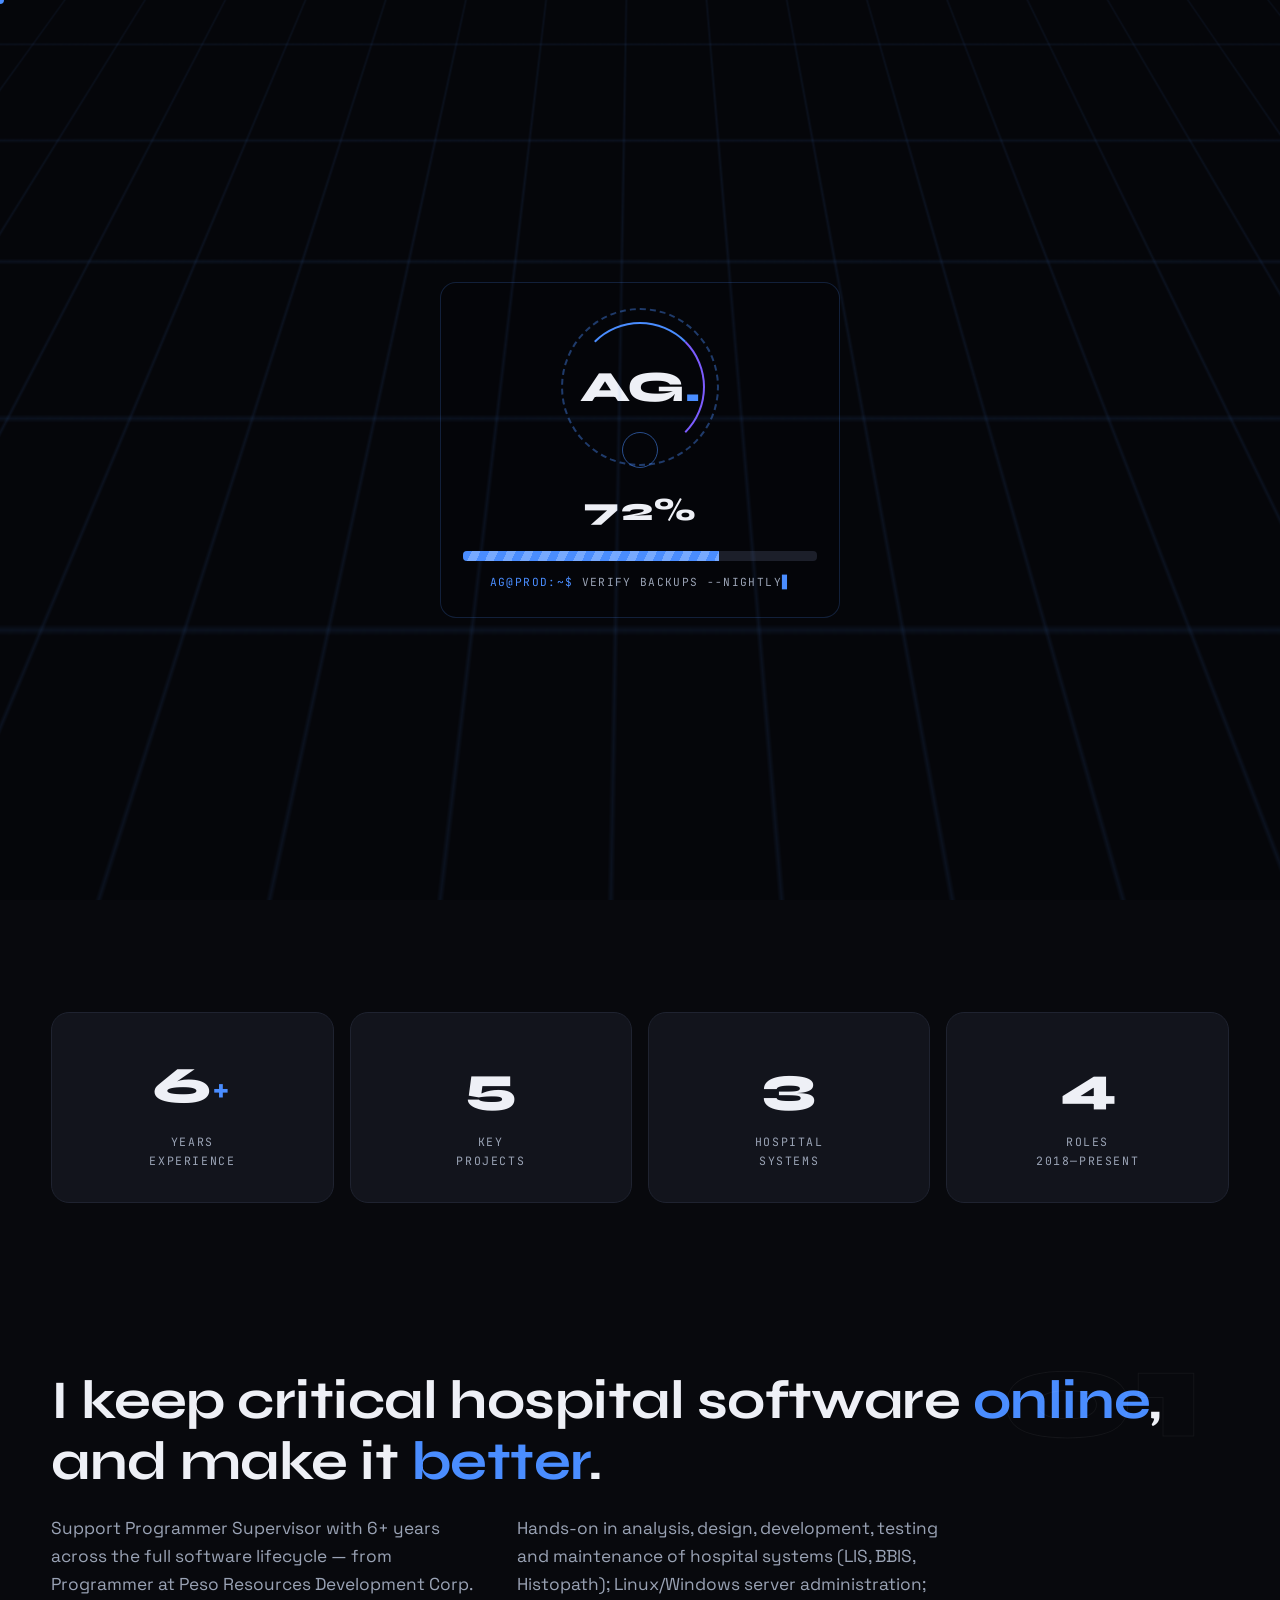
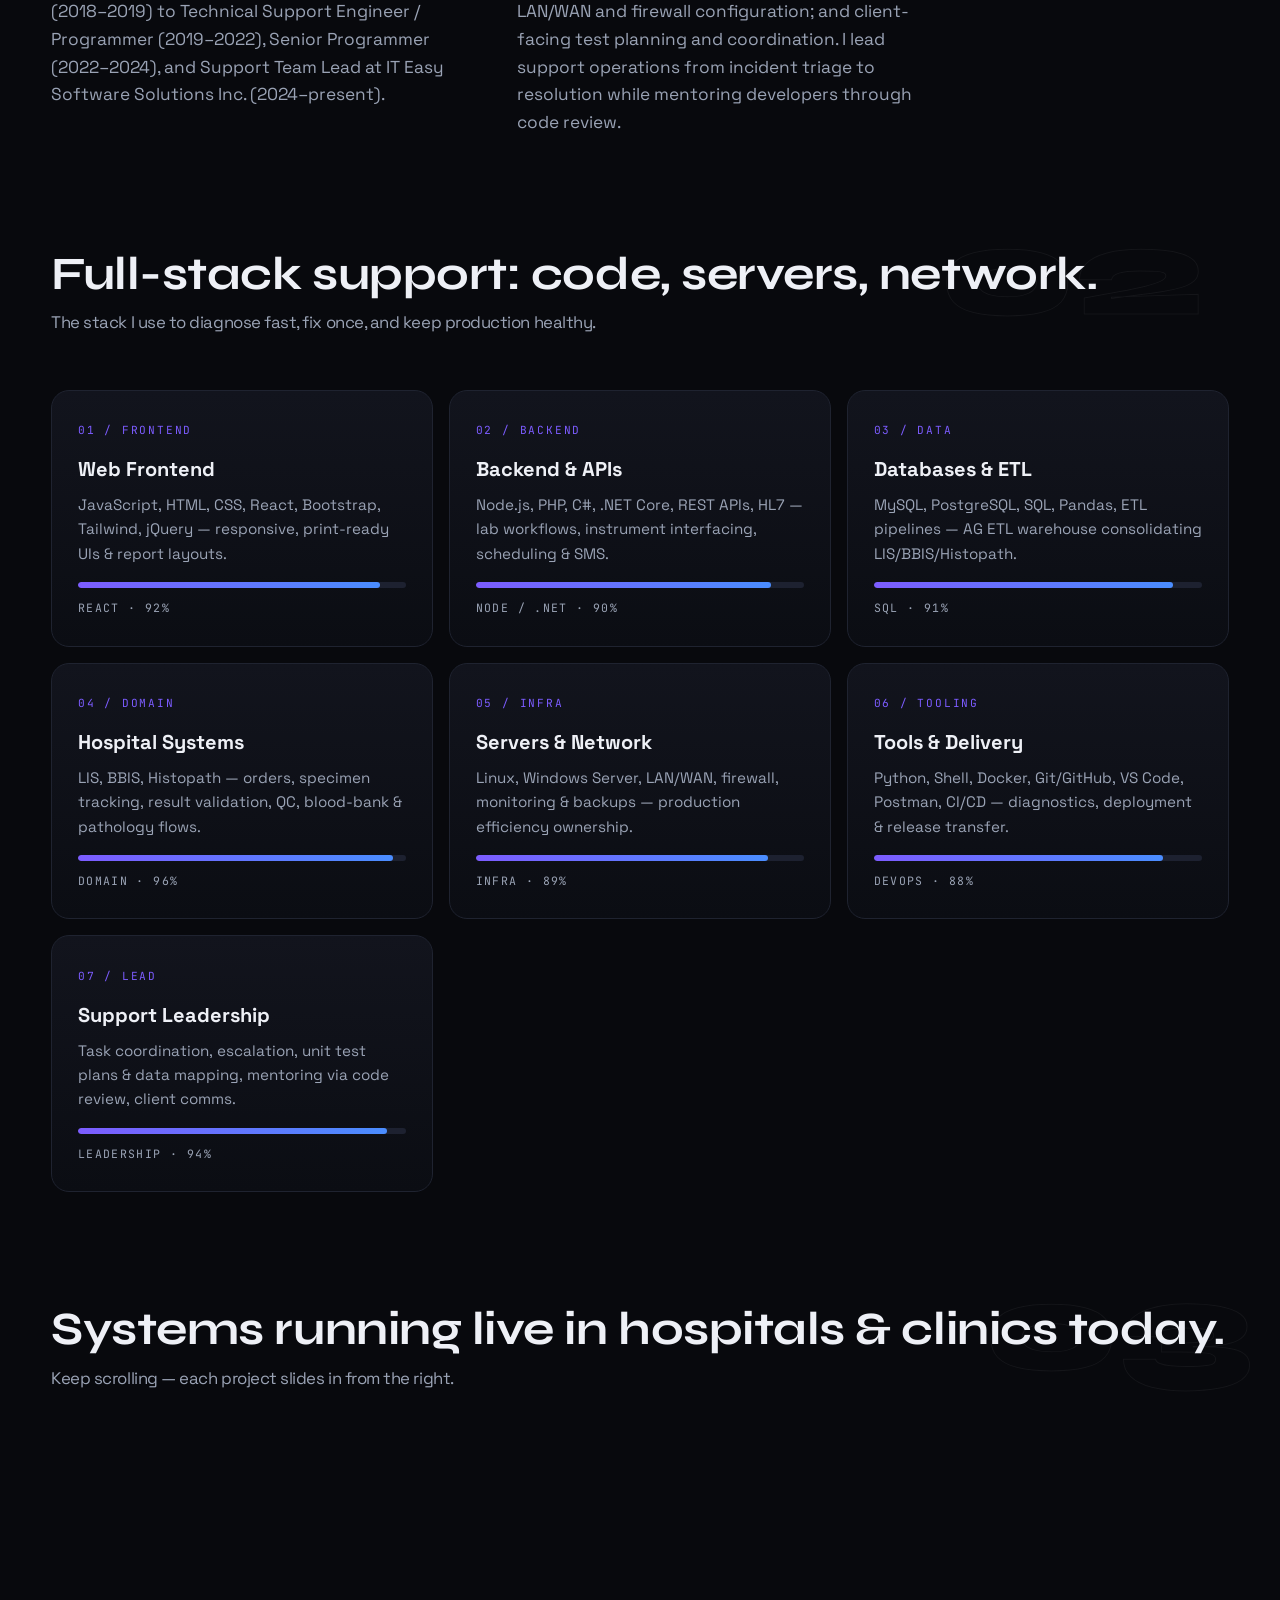
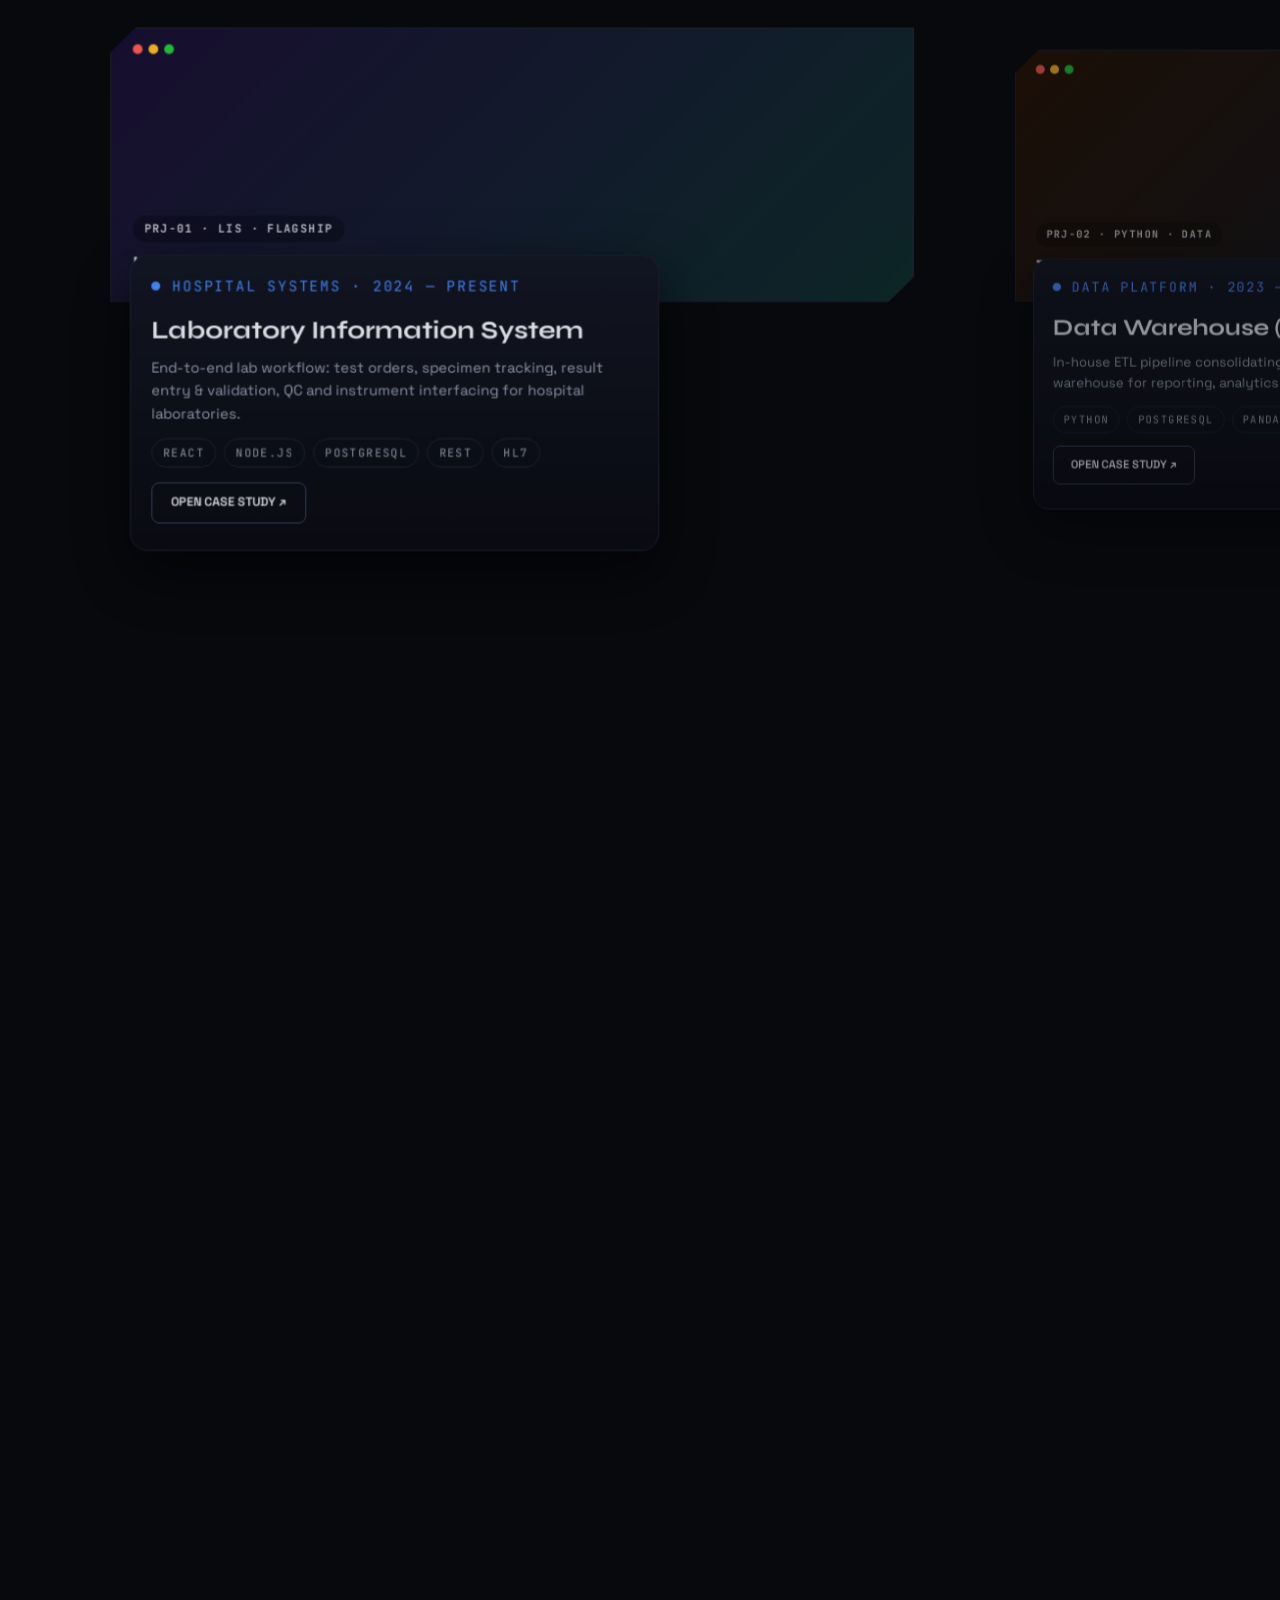
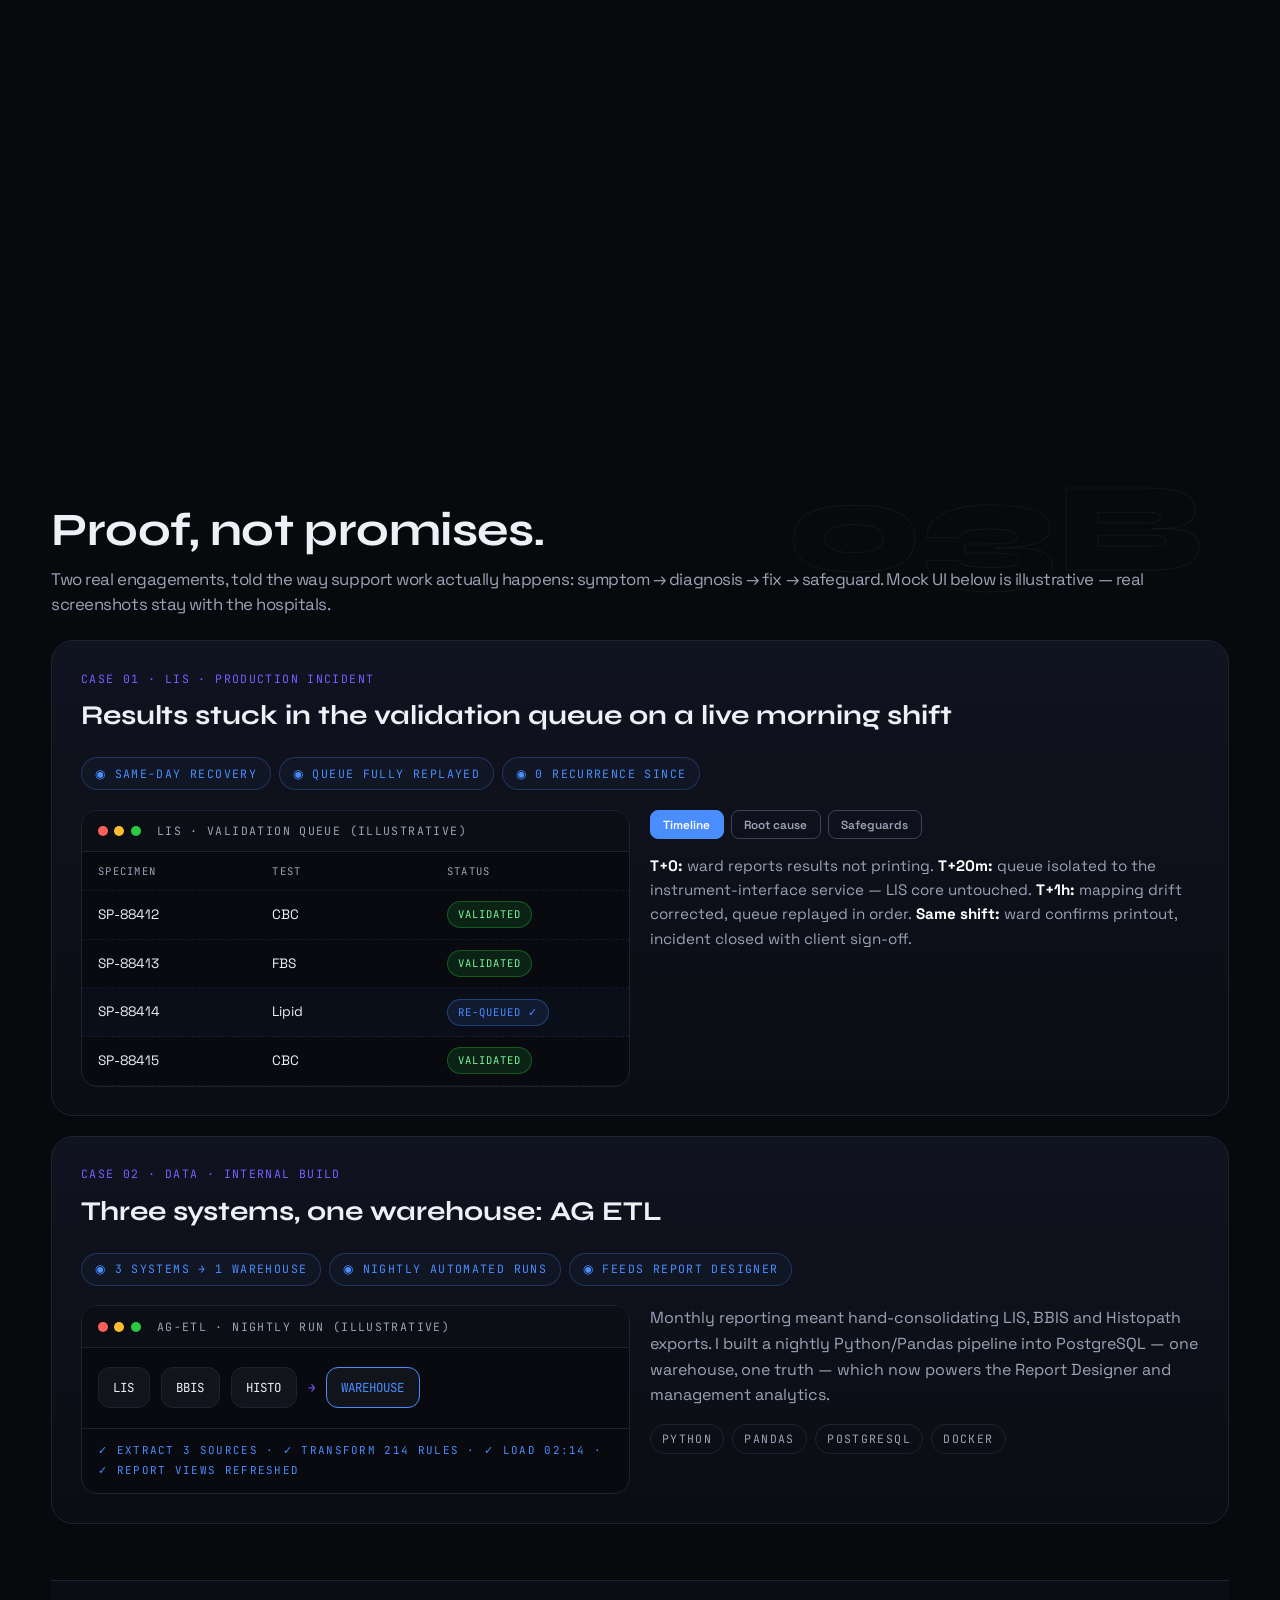
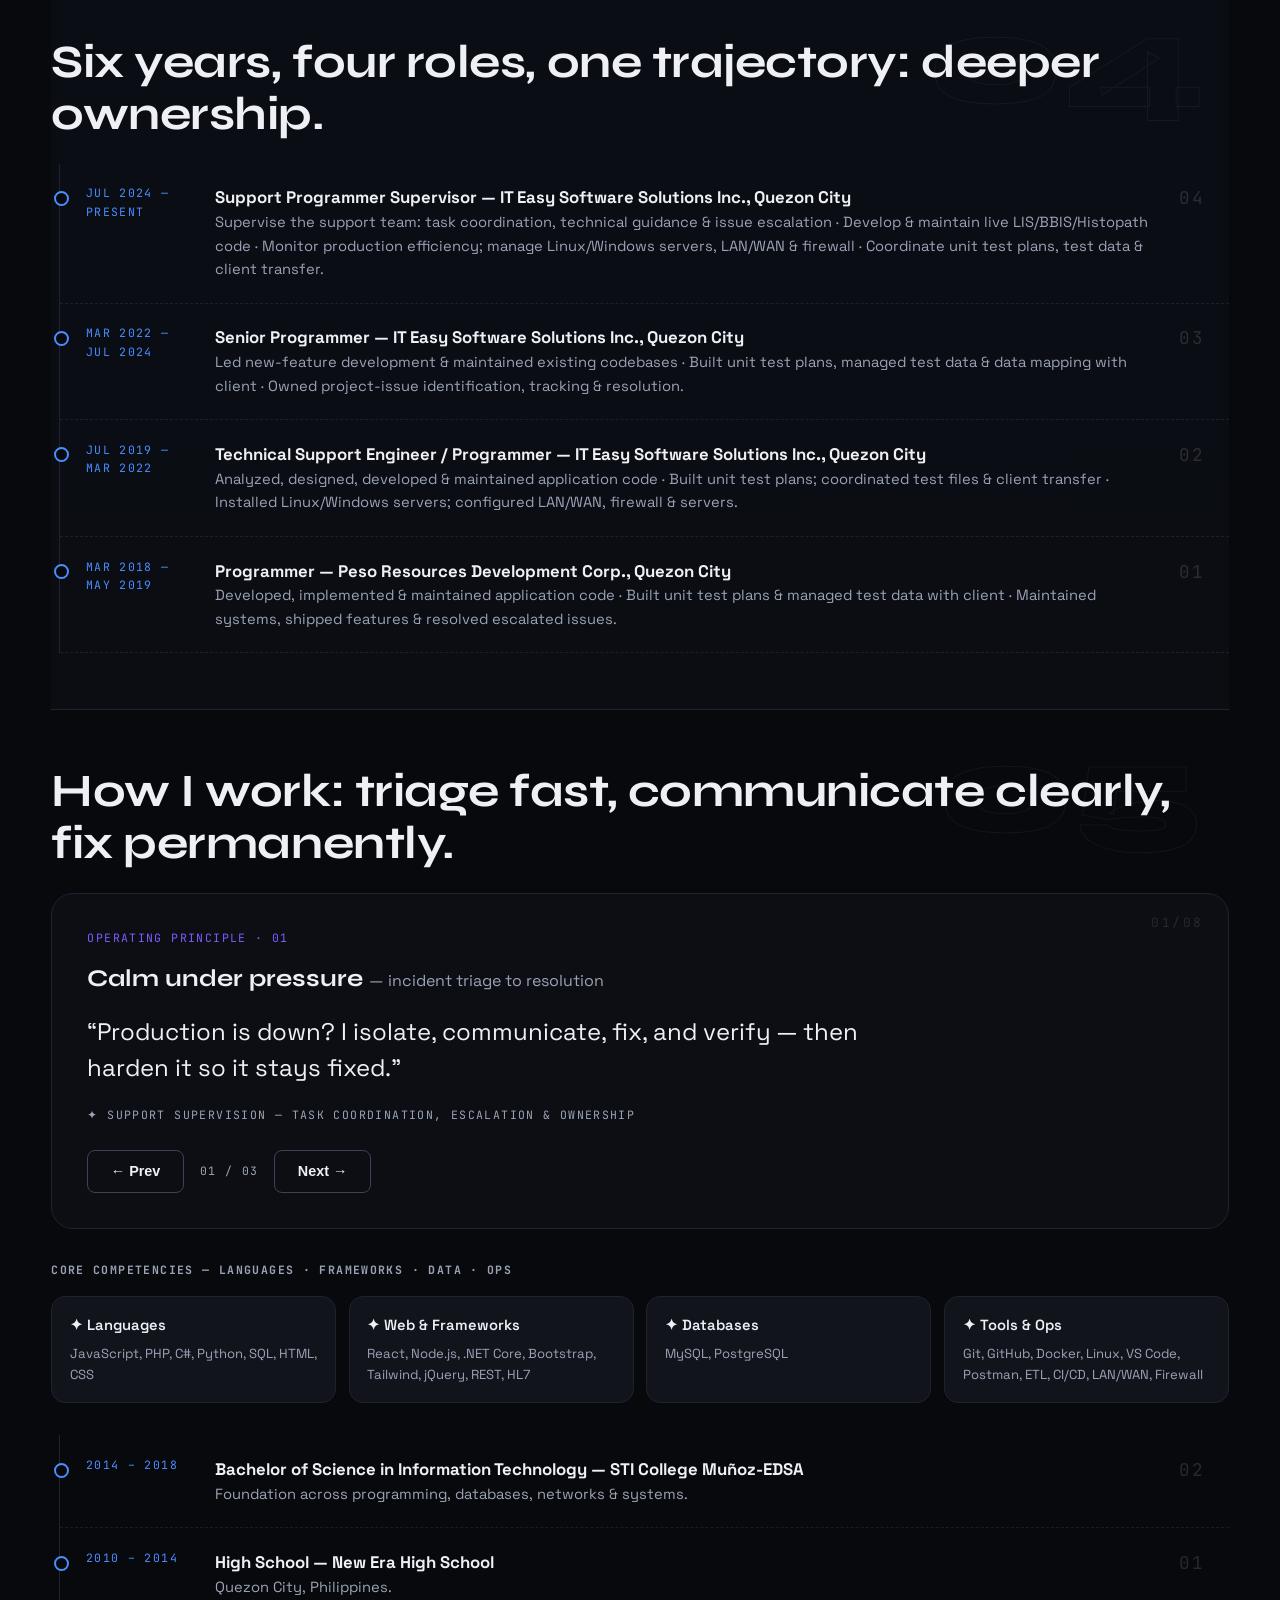
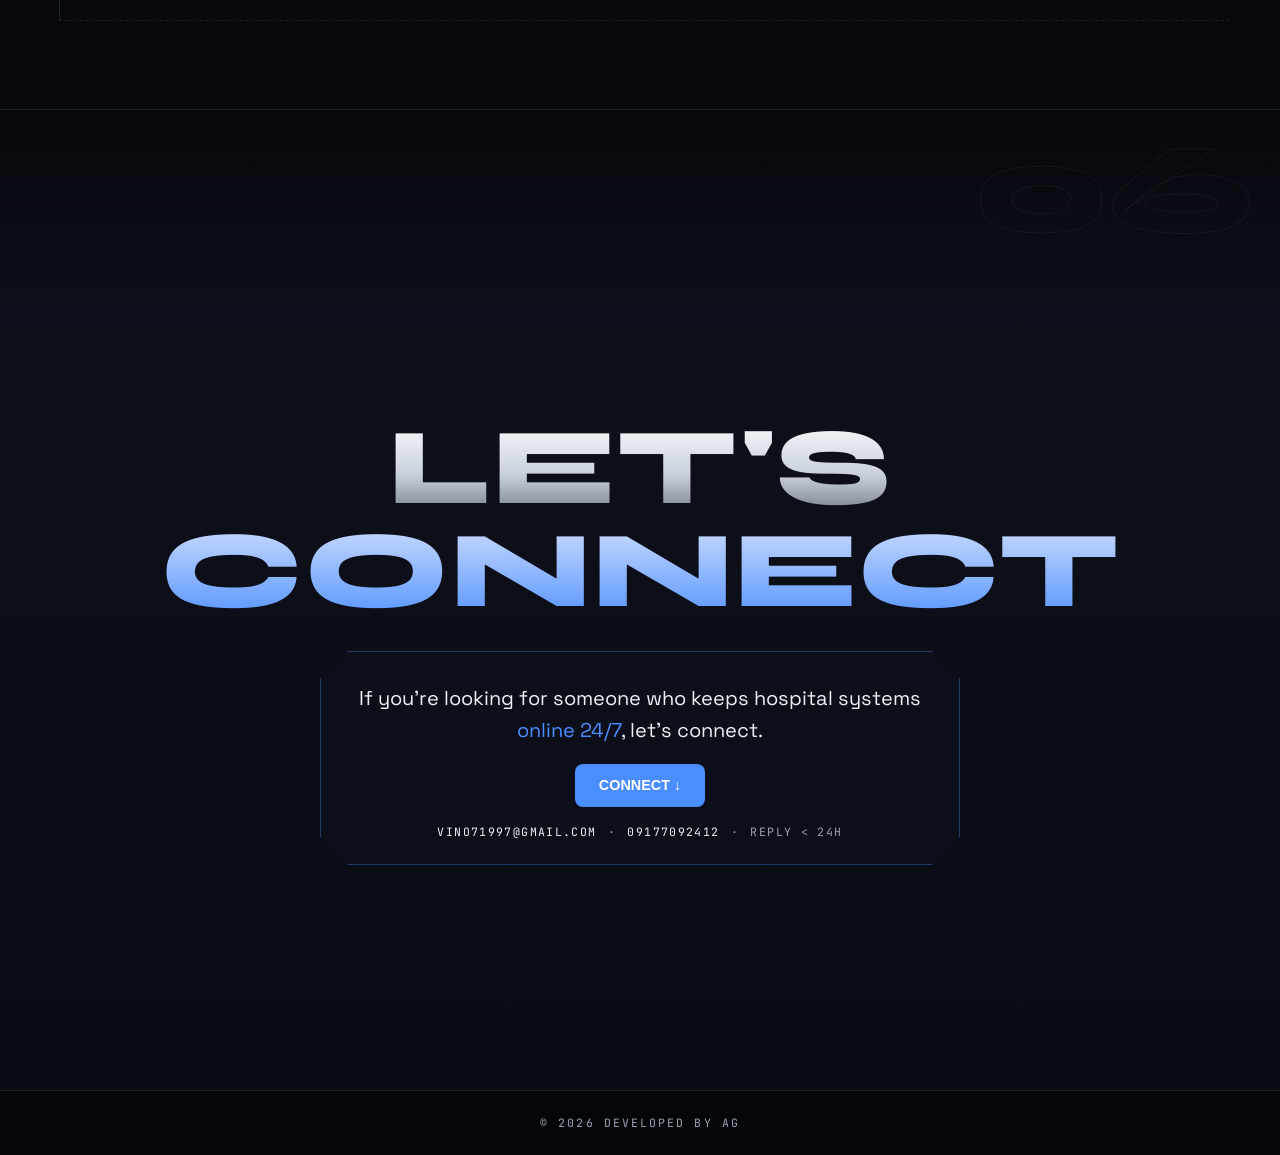
<file: index.html>
<!DOCTYPE html>
<html lang="en">
<head>
<meta charset="UTF-8" />
<meta name="viewport" content="width=device-width, initial-scale=1.0" />
<title>Alvin Guambor | Support Programmer Supervisor — Portfolio</title>
<meta name="description" content="Alvin Guambor — Support Programmer Supervisor, Quezon City PH. 6+ years across LIS, BBIS & Histopath hospital systems. React, Node.js, PostgreSQL, Python, Docker, Linux, LAN/WAN." />
<meta name="theme-color" content="#08090d" />
<meta property="og:type" content="website" />
<meta property="og:title" content="Alvin Guambor | Support Programmer Supervisor" />
<meta property="og:description" content="6+ years keeping hospital systems (LIS, BBIS, Histopath) online. React · Node.js · PostgreSQL · Python · Docker · Linux." />
<meta property="og:image" content="profile.jpg" />
<meta name="twitter:card" content="summary_large_image" />
<link rel="icon" type="image/svg+xml" href="favicon.svg" />
<link rel="preconnect" href="https://fonts.googleapis.com">
<link rel="preconnect" href="https://fonts.gstatic.com" crossorigin>
<link href="https://fonts.googleapis.com/css2?family=Space+Grotesk:wght@300;400;500;600;700&family=Syne:wght@700;800&family=JetBrains+Mono:wght@400;500&display=swap" rel="stylesheet">
<link rel="stylesheet" href="styles.css" />
</head>
<body>

<div id="preloader">
  <div class="load-grid" aria-hidden="true"></div>
  <div class="code-rain" id="codeRain" aria-hidden="true"></div>
  <div class="loader-inner">
    <div class="loader-orbit"><div class="loader-logo">AG<span>.</span></div></div>
    <div class="loader-pct"><span id="loadPct">0</span>%</div>
    <div class="loader-bar"><span id="loadFill"></span></div>
    <div class="loader-term mono" aria-hidden="true"><span class="prompt">ag@prod:~$</span> <span id="loadMsg">boot --wake-servers</span><span class="caret">▊</span></div>
  </div>
</div>

<div class="cursor-dot" id="cursorDot"></div>
<div class="cursor-ring" id="cursorRing"></div>
<canvas id="signalCanvas"></canvas>
<div class="aurora" aria-hidden="true"><i></i><i></i></div>
<div class="grain"></div>

<header class="nav" id="nav">
  <a href="#top" class="brand magnetic" aria-label="Alvin Guambor — back to top"><img src="favicon.svg" alt="Alvin Guambor logo" class="brand-mark" /></a>
  <nav class="nav-links" id="navLinks">
    <a href="#expertise">EXPERTISE</a>
    <a href="#work">PROJECTS</a>
    <a href="#experience">EXPERIENCE</a>
    <a href="#education">EDUCATION</a>
  </nav>
  <button class="burger" id="burger" aria-label="Menu"><span></span><span></span></button>
</header>

<main id="top">
<svg width="0" height="0" style="position:absolute" aria-hidden="true"><defs><filter id="ag-sharpen"><feConvolveMatrix order="3" kernelMatrix="0 -0.25 0 -0.25 2 -0.25 0 -0.25 0"/></filter></defs></svg>

  <!-- HERO -->
  <section class="hero">
    <div class="hero-bg-text" aria-hidden="true">ALVIN</div>
    <div class="hero-portrait" aria-hidden="true"><img src="profile.jpg" alt="" /></div>
    <div class="container hero-grid">
      <div class="hero-left">
        <p class="kicker mono reveal"><span class="tag">◉ OPEN TO OPPORTUNITIES</span> SUPPORT OPS · v6.0 / LIVE</p>
        <h1 class="hero-title"><span class="hero-name">Alvin Guambor</span><br><span class="hero-role">Support Programmer Supervisor</span></h1>
        <p class="hero-sub reveal">BEHIND EVERY SYSTEM THAT NEVER SLEEPS — <strong>I KEEP IT UP</strong></p>
        <div class="hero-actions reveal">
          <a href="#work" class="btn primary magnetic"><span>View Key Projects ↓</span><small>WORK</small></a>
          <a href="#contact" class="btn ghost magnetic"><span>Contact Signal →</span><small>MAIL</small></a>
          <button type="button" class="btn ghost magnetic" id="cvBtn" title="Open my printable CV"><span>Download CV ⭳</span><small>PDF</small></button>
        </div>
        <div class="hero-badges reveal">
          <div class="badge">✦ 6+ Years Hospital Systems</div>
        </div>
      </div>
    </div>
  </section>

  <!-- STATS -->
  <section class="stats container">
    <div class="stat reveal"><span class="num" data-count="6">0</span><span class="plus">+</span><p>Years<br>Experience</p></div>
    <div class="stat reveal"><span class="num" data-count="5">0</span><p>Key<br>Projects</p></div>
    <div class="stat reveal"><span class="num" data-count="3">0</span><p>Hospital<br>Systems</p></div>
    <div class="stat reveal"><span class="num" data-count="4">0</span><p>Roles<br>2018—Present</p></div>
  </section>

  <!-- ABOUT -->
  <section id="about" class="about container">
    <p class="section-label mono reveal">01 — PROFESSIONAL SUMMARY</p>
    <h2 class="big-line reveal">I keep critical hospital software <em>online</em>, and make it <em>better</em>.</h2>
    <div class="about-grid">
      <p class="reveal">Support Programmer Supervisor with 6+ years across the full software lifecycle — from Programmer at Peso Resources Development Corp. (2018–2019) to Technical Support Engineer / Programmer (2019–2022), Senior Programmer (2022–2024), and Support Team Lead at IT Easy Software Solutions Inc. (2024–present).</p>
      <p class="reveal">Hands-on in analysis, design, development, testing and maintenance of hospital systems (LIS, BBIS, Histopath); Linux/Windows server administration; LAN/WAN and firewall configuration; and client-facing test planning and coordination. I lead support operations from incident triage to resolution while mentoring developers through code review.</p>
    </div>
  </section>

  <!-- EXPERTISE -->
  <section id="expertise" class="container">
    <p class="section-label mono reveal">02 — CORE COMPETENCIES</p>
    <div class="sec-head">
      <h2 class="reveal">Full-stack support: code, servers, network.<br><span class="dim">The stack I use to diagnose fast, fix once, and keep production healthy.</span></h2>
    </div>
    <div class="chakra-grid">
      <article class="chakra reveal"><span class="chakra-no">01 / FRONTEND</span><h3>Web Frontend</h3><p>JavaScript, HTML, CSS, React, Bootstrap, Tailwind, jQuery — responsive, print-ready UIs & report layouts.</p><div class="meter"><span style="--w:92%"></span></div><span class="mono pct">React · 92%</span></article>
      <article class="chakra reveal"><span class="chakra-no">02 / BACKEND</span><h3>Backend & APIs</h3><p>Node.js, PHP, C#, .NET Core, REST APIs, HL7 — lab workflows, instrument interfacing, scheduling & SMS.</p><div class="meter"><span style="--w:90%"></span></div><span class="mono pct">Node / .NET · 90%</span></article>
      <article class="chakra reveal"><span class="chakra-no">03 / DATA</span><h3>Databases & ETL</h3><p>MySQL, PostgreSQL, SQL, Pandas, ETL pipelines — AG ETL warehouse consolidating LIS/BBIS/Histopath.</p><div class="meter"><span style="--w:91%"></span></div><span class="mono pct">SQL · 91%</span></article>
      <article class="chakra reveal"><span class="chakra-no">04 / DOMAIN</span><h3>Hospital Systems</h3><p>LIS, BBIS, Histopath — orders, specimen tracking, result validation, QC, blood-bank & pathology flows.</p><div class="meter"><span style="--w:96%"></span></div><span class="mono pct">Domain · 96%</span></article>
      <article class="chakra reveal"><span class="chakra-no">05 / INFRA</span><h3>Servers & Network</h3><p>Linux, Windows Server, LAN/WAN, firewall, monitoring & backups — production efficiency ownership.</p><div class="meter"><span style="--w:89%"></span></div><span class="mono pct">Infra · 89%</span></article>
      <article class="chakra reveal"><span class="chakra-no">06 / TOOLING</span><h3>Tools & Delivery</h3><p>Python, Shell, Docker, Git/GitHub, VS Code, Postman, CI/CD — diagnostics, deployment & release transfer.</p><div class="meter"><span style="--w:88%"></span></div><span class="mono pct">DevOps · 88%</span></article>
      <article class="chakra reveal"><span class="chakra-no">07 / LEAD</span><h3>Support Leadership</h3><p>Task coordination, escalation, unit test plans & data mapping, mentoring via code review, client comms.</p><div class="meter"><span style="--w:94%"></span></div><span class="mono pct">Leadership · 94%</span></article>
    </div>
  </section>

  <!-- WORK — horizontal scroll -->
  <section id="work">
    <div class="container">
      <p class="section-label mono reveal">03 — KEY PROJECTS</p>
      <h2 class="reveal">Systems running live in hospitals & clinics today.<span class="dim">Keep scrolling — each project slides in from the right.</span></h2>
    </div>
    <div class="hwrap" id="hwrap">
      <div class="hsticky">
        <div class="htrack" id="htrack">
          <article class="hpanel">
            <div class="hvisual v1"><span class="mono">PRJ-01 · LIS · FLAGSHIP</span><strong>Laboratory Information System</strong></div>
            <div class="hinfo"><p class="mono hcat">● HOSPITAL SYSTEMS · 2024 — PRESENT</p><h3>Laboratory Information System</h3><p>End-to-end lab workflow: test orders, specimen tracking, result entry &amp; validation, QC and instrument interfacing for hospital laboratories.</p><div class="tags mono"><span>React</span><span>Node.js</span><span>PostgreSQL</span><span>REST</span><span>HL7</span></div><a href="#cases" class="btn ghost hbtn">OPEN CASE STUDY ↗</a></div>
          </article>
          <article class="hpanel">
            <div class="hvisual v2"><span class="mono">PRJ-02 · PYTHON · DATA</span><strong>Data Warehouse (AG ETL)</strong></div>
            <div class="hinfo"><p class="mono hcat">● DATA PLATFORM · 2023 — PRESENT</p><h3>Data Warehouse (AG ETL)</h3><p>In-house ETL pipeline consolidating LIS, BBIS &amp; Histopath data into a warehouse for reporting, analytics and decision support.</p><div class="tags mono"><span>Python</span><span>PostgreSQL</span><span>Pandas</span><span>Docker</span></div><a href="#cases" class="btn ghost hbtn">OPEN CASE STUDY ↗</a></div>
          </article>
          <article class="hpanel">
            <div class="hvisual v3"><span class="mono">PRJ-03 · REPORTS · PRINT</span><strong>Report Designer</strong></div>
            <div class="hinfo"><p class="mono hcat">● REPORTING · 2022 — PRESENT</p><h3>Report Designer</h3><p>Customizable report template designer for lab results &amp; hospital forms — layout editing, print-ready output and PDF export.</p><div class="tags mono"><span>React</span><span>Node.js</span><span>SQL</span><span>PDF Export</span></div><a href="#contact" class="btn ghost hbtn">ASK ABOUT THIS ↗</a></div>
          </article>
          <article class="hpanel">
            <div class="hvisual v4"><span class="mono">PRJ-04 · CLINIC · QUEUE + SMS</span><strong>Doctor Appointment</strong></div>
            <div class="hinfo"><p class="mono hcat">● CLINIC OPS · 2021 — PRESENT</p><h3>Doctor Appointment</h3><p>Online appointment booking with doctor schedules, queue management and patient SMS notifications for clinics and hospitals.</p><div class="tags mono"><span>React</span><span>Node.js</span><span>PostgreSQL</span><span>SMS Alerts</span></div><a href="#contact" class="btn ghost hbtn">ASK ABOUT THIS ↗</a></div>
          </article>
          <article class="hpanel">
            <div class="hvisual v1"><span class="mono">PRJ-05 · INTERNAL · OPS TOOLKIT</span><strong>Advance Technical Tools</strong></div>
            <div class="hinfo"><p class="mono hcat">● INTERNAL · 2020 — PRESENT</p><h3>Advance Technical Tools</h3><p>Internal monitoring, backup &amp; deployment toolkit plus diagnostics across LIS, BBIS and Histopath systems.</p><div class="tags mono"><span>Python</span><span>Linux</span><span>Docker</span><span>Shell</span></div><a href="#contact" class="btn ghost hbtn">ASK ABOUT THIS ↗</a></div>
          </article>
          <article class="hpanel">
            <div class="hvisual v2"><span class="mono">PRJ-06 · SUPPORT · 24/7 OPS</span><strong>Production Support &amp; Infra</strong></div>
            <div class="hinfo"><p class="mono hcat">● OPS · 2018 — PRESENT</p><h3>Production Support &amp; Infrastructure</h3><p>Incident triage → resolution, server installs, LAN/WAN &amp; firewall config, unit test plans and client release transfer.</p><div class="tags mono"><span>Linux</span><span>Windows</span><span>LAN/WAN</span><span>Firewall</span></div><a href="#contact" class="btn ghost hbtn">ASK ABOUT THIS ↗</a></div>
          </article>
        </div>
      </div>
    </div>
  </section>

  <!-- CASE FILES -->
  <section id="cases" class="container">
    <p class="section-label mono reveal">03B — FIELD NOTES · CASE FILES</p>
    <h2 class="reveal">Proof, not promises.<span class="dim">Two real engagements, told the way support work actually happens: symptom → diagnosis → fix → safeguard. Mock UI below is illustrative — real screenshots stay with the hospitals.</span></h2>

    <article class="case reveal">
      <div class="case-head">
        <div>
          <p class="mono case-kicker">CASE 01 · LIS · PRODUCTION INCIDENT</p>
          <h3>Results stuck in the validation queue on a live morning shift</h3>
        </div>
        <div class="case-chips mono">
          <span>◉ SAME-DAY RECOVERY</span><span>◉ QUEUE FULLY REPLAYED</span><span>◉ 0 RECURRENCE SINCE</span>
        </div>
      </div>
      <div class="case-grid">
        <div class="mock" aria-hidden="true">
          <div class="mock-bar"><i></i><i></i><i></i><span class="mono">lis · validation queue (illustrative)</span></div>
          <div class="mock-row head mono"><span>SPECIMEN</span><span>TEST</span><span>STATUS</span></div>
          <div class="mock-row"><span>SP-88412</span><span>CBC</span><span class="st ok">VALIDATED</span></div>
          <div class="mock-row"><span>SP-88413</span><span>FBS</span><span class="st ok">VALIDATED</span></div>
          <div class="mock-row hot"><span>SP-88414</span><span>Lipid</span><span class="st warn pulse-soft">RE-QUEUED ✓</span></div>
          <div class="mock-row"><span>SP-88415</span><span>CBC</span><span class="st ok">VALIDATED</span></div>
        </div>
        <div class="case-tabs">
          <div class="pills small" role="tablist">
            <button type="button" class="pill active" data-tab="c1a" role="tab">Timeline</button>
            <button type="button" class="pill" data-tab="c1b" role="tab">Root cause</button>
            <button type="button" class="pill" data-tab="c1c" role="tab">Safeguards</button>
          </div>
          <div class="tabpane active" id="c1a"><p><strong>T+0:</strong> ward reports results not printing. <strong>T+20m:</strong> queue isolated to the instrument-interface service — LIS core untouched. <strong>T+1h:</strong> mapping drift corrected, queue replayed in order. <strong>Same shift:</strong> ward confirms printout, incident closed with client sign-off.</p></div>
          <div class="tabpane" id="c1b"><p>Interface mapping had drifted from the analyzer's current output format, so valid results failed silent validation instead of raising an error. Classic "stuck, not crashed" — the worst kind, because nobody gets paged.</p></div>
          <div class="tabpane" id="c1c"><p>Added a loud-validation guard (reject + alert instead of silent hold), a replay runbook, and a regression case in the unit test plan. No recurrence since deploy.</p></div>
        </div>
      </div>
    </article>

    <article class="case reveal">
      <div class="case-head">
        <div>
          <p class="mono case-kicker">CASE 02 · DATA · INTERNAL BUILD</p>
          <h3>Three systems, one warehouse: AG ETL</h3>
        </div>
        <div class="case-chips mono">
          <span>◉ 3 SYSTEMS → 1 WAREHOUSE</span><span>◉ NIGHTLY AUTOMATED RUNS</span><span>◉ FEEDS REPORT DESIGNER</span>
        </div>
      </div>
      <div class="case-grid">
        <div class="mock" aria-hidden="true">
          <div class="mock-bar"><i></i><i></i><i></i><span class="mono">ag-etl · nightly run (illustrative)</span></div>
          <div class="etl"><span>LIS</span><span>BBIS</span><span>HISTO</span><b>→</b><span class="wh">WAREHOUSE</span></div>
          <div class="mock-log mono">✓ extract 3 sources · ✓ transform 214 rules · ✓ load 02:14 · ✓ report views refreshed</div>
        </div>
        <div class="case-body">
          <p>Monthly reporting meant hand-consolidating LIS, BBIS and Histopath exports. I built a nightly Python/Pandas pipeline into PostgreSQL — one warehouse, one truth — which now powers the Report Designer and management analytics.</p>
          <div class="tags mono"><span>Python</span><span>Pandas</span><span>PostgreSQL</span><span>Docker</span></div>
        </div>
      </div>
    </article>
  </section>

  <!-- EXPERIENCE -->
  <section id="experience" class="container">
    <p class="section-label mono reveal">04 — EXPERIENCE · 2018 — PRESENT</p>
    <h2 class="reveal">Six years, four roles, one trajectory: deeper ownership.</h2>
    <div class="timeline">
      <div class="t-item reveal"><span class="mono">Jul 2024 — Present</span><div><h3>Support Programmer Supervisor — IT Easy Software Solutions Inc., Quezon City</h3><p>Supervise the support team: task coordination, technical guidance &amp; issue escalation · Develop &amp; maintain live LIS/BBIS/Histopath code · Monitor production efficiency; manage Linux/Windows servers, LAN/WAN &amp; firewall · Coordinate unit test plans, test data &amp; client transfer.</p></div><span class="t-no mono">04</span></div>
      <div class="t-item reveal"><span class="mono">Mar 2022 — Jul 2024</span><div><h3>Senior Programmer — IT Easy Software Solutions Inc., Quezon City</h3><p>Led new-feature development &amp; maintained existing codebases · Built unit test plans, managed test data &amp; data mapping with client · Owned project-issue identification, tracking &amp; resolution.</p></div><span class="t-no mono">03</span></div>
      <div class="t-item reveal"><span class="mono">Jul 2019 — Mar 2022</span><div><h3>Technical Support Engineer / Programmer — IT Easy Software Solutions Inc., Quezon City</h3><p>Analyzed, designed, developed &amp; maintained application code · Built unit test plans; coordinated test files &amp; client transfer · Installed Linux/Windows servers; configured LAN/WAN, firewall &amp; servers.</p></div><span class="t-no mono">02</span></div>
      <div class="t-item reveal"><span class="mono">Mar 2018 — May 2019</span><div><h3>Programmer — Peso Resources Development Corp., Quezon City</h3><p>Developed, implemented &amp; maintained application code · Built unit test plans &amp; managed test data with client · Maintained systems, shipped features &amp; resolved escalated issues.</p></div><span class="t-no mono">01</span></div>
    </div>
  </section>

  <!-- COMPETENCIES + EDUCATION -->
  <section id="education" class="container">
    <p class="section-label mono reveal">05 — STACK & EDUCATION</p>
    <h2 class="reveal">How I work: triage fast, communicate clearly, fix permanently.</h2>
    <div class="slider reveal">
      <div class="slides" id="slides">
        <blockquote class="slide active">
          <p class="role mono">OPERATING PRINCIPLE · 01</p>
          <h3>Calm under pressure <span>— incident triage to resolution</span></h3>
          <p class="quote">“Production is down? I isolate, communicate, fix, and verify — then harden it so it stays fixed.”</p>
          <p class="foot mono">✦ Support supervision — task coordination, escalation & ownership</p>
        </blockquote>
        <blockquote class="slide">
          <p class="role mono">OPERATING PRINCIPLE · 02</p>
          <h3>Clear client communication <span>— test plans clients trust</span></h3>
          <p class="quote">“Unit test plans, test data, data mapping and release transfer — clients always know what changed and why.”</p>
          <p class="foot mono">✦ Client-facing delivery — test planning, data mapping, transfer</p>
        </blockquote>
        <blockquote class="slide">
          <p class="role mono">OPERATING PRINCIPLE · 03</p>
          <h3>Mentoring through code review <span>— teams that level up</span></h3>
          <p class="quote">“I guide developers with technical direction and code review so the whole support team ships safer code.”</p>
          <p class="foot mono">✦ Leadership — guidance, review & shared standards</p>
        </blockquote>
      </div>
      <div class="slider-nav">
        <button id="prevBtn" class="btn ghost">← Prev</button>
        <span class="mono" id="slideCount">01 / 03</span>
        <button id="nextBtn" class="btn ghost">Next →</button>
      </div>
    </div>
    <div class="awards reveal">
      <h3 class="mono">CORE COMPETENCIES — LANGUAGES · FRAMEWORKS · DATA · OPS</h3>
      <div class="award-grid">
        <div>✦ Languages<span>JavaScript, PHP, C#, Python, SQL, HTML, CSS</span></div>
        <div>✦ Web & Frameworks<span>React, Node.js, .NET Core, Bootstrap, Tailwind, jQuery, REST, HL7</span></div>
        <div>✦ Databases<span>MySQL, PostgreSQL</span></div>
        <div>✦ Tools & Ops<span>Git, GitHub, Docker, Linux, VS Code, Postman, ETL, CI/CD, LAN/WAN, Firewall</span></div>
      </div>
    </div>
    <div class="timeline" style="margin-top:2rem">
      <div class="t-item reveal"><span class="mono">2014 – 2018</span><div><h3>Bachelor of Science in Information Technology — STI College Muñoz-EDSA</h3><p>Foundation across programming, databases, networks & systems.</p></div><span class="t-no mono">02</span></div>
      <div class="t-item reveal"><span class="mono">2010 – 2014</span><div><h3>High School — New Era High School</h3><p>Quezon City, Philippines.</p></div><span class="t-no mono">01</span></div>
    </div>
  </section>

  <!-- CONTACT — finale -->
  <section id="contact" class="signal">
    <div class="container finale">
      <p class="section-label mono reveal">06 — CONTACT SIGNAL</p>
      <h2 class="finale-title reveal" id="finaleTitle"><span class="chrome">LET'S</span><br><span class="blue">CONNECT</span></h2>
      <div class="glass reveal">
        <p>If you're looking for someone who keeps hospital systems <em>online 24/7</em>, let's connect.</p>
        <button type="button" class="btn primary magnetic" id="connectBtn"><span class="btn-label">CONNECT ↓</span></button>
        <div class="glass-quick mono"><a href="mailto:vino71997@gmail.com">vino71997@gmail.com</a><span>·</span><a href="tel:+639177092412">09177092412</a><span>·</span><span>reply &lt; 24h</span></div>
      </div>
    </div>
    <div class="drawer" id="drawer">
      <div class="container">
      <p class="reveal dim signal-sub">Production issue, new feature, infra help, or a role — pick a channel. I reply within <strong>24 hours</strong>, urgent production issues first.</p>

      <div class="contact-grid">
        <!-- Direct channels -->
        <aside class="contact-info reveal">
          <div class="info-status mono"><span class="pulse"></span> RECEIVING · QUEZON CITY (PHT, UTC+8) · <span id="clock2">--:-- PHT</span></div>

          <a class="chan" href="mailto:vino71997@gmail.com">
            <span class="chan-ic">✉</span>
            <span class="chan-tx"><label class="mono">Email — fastest</label><strong>vino71997@gmail.com</strong></span>
            <button type="button" class="copy-btn mono" data-copy="vino71997@gmail.com" aria-label="Copy email">COPY</button>
          </a>
          <a class="chan" href="tel:+639177092412">
            <span class="chan-ic">☎</span>
            <span class="chan-tx"><label class="mono">Phone / SMS</label><strong>09177092412</strong></span>
            <button type="button" class="copy-btn mono" data-copy="09177092412" aria-label="Copy phone">COPY</button>
          </a>
          <div class="chan static">
            <span class="chan-ic">◎</span>
            <span class="chan-tx"><label class="mono">Base</label><strong>Quezon City, Philippines</strong><em>On-site & remote support · hospitals & clinics</em></span>
          </div>

          <div class="sla mono">
            <div><span>◉</span> URGENT (system down) → same-day triage</div>
            <div><span>◉</span> STANDARD → reply &lt; 24h</div>
            <div><span>◉</span> INCLUDE: system, error text, screenshot, user count</div>
          </div>

          <div class="socials mono">
            <a href="mailto:vino71997@gmail.com">EMAIL ↗</a>
            <a href="tel:+639177092412">CALL ↗</a>
            <a href="#">GITHUB ↗</a>
            <a href="#">LINKEDIN ↗</a>
          </div>
        </aside>

        <!-- Smart form -->
        <form class="contact-form" id="contactForm" novalidate>
          <div class="form-head">
            <strong>Send a transmission</strong>
            <span class="mono" id="formStep">30 SEC · NO SPAM</span>
          </div>

          <div class="pills" role="radiogroup" aria-label="Inquiry type">
            <button type="button" class="pill active" data-type="Production Support">🚨 Support</button>
            <button type="button" class="pill" data-type="New Feature">✦ Feature</button>
            <button type="button" class="pill" data-type="Infra & Network">⚙ Infra</button>
            <button type="button" class="pill" data-type="Job Opportunity">◎ Job</button>
          </div>

          <div class="frow">
            <div class="field">
              <label for="fName">Your name *</label>
              <input id="fName" name="name" placeholder="e.g. Dr. Santos" autocomplete="name" />
              <small class="err" id="eName">Please enter your name (2+ characters).</small>
            </div>
            <div class="field">
              <label for="fEmail">Work email *</label>
              <input id="fEmail" type="email" name="email" placeholder="you@hospital.com" autocomplete="email" />
              <small class="err" id="eEmail">Enter a valid email address.</small>
            </div>
          </div>

          <div class="frow">
            <div class="field">
              <label for="fPhone">Phone <span class="opt">(optional)</span></label>
              <input id="fPhone" name="phone" inputmode="tel" placeholder="09xx xxx xxxx" autocomplete="tel" />
            </div>
            <div class="field">
              <label for="fUrg">Urgency *</label>
              <select id="fUrg" name="urgency">
                <option value="Standard — reply < 24h" selected>Standard — reply &lt; 24h</option>
                <option value="Urgent — production down">🔥 Urgent — production down</option>
                <option value="Planning — new project / role">Planning — new project / role</option>
              </select>
            </div>
          </div>

          <div class="field">
            <label for="fSubj">Subject *</label>
            <input id="fSubj" name="subject" placeholder="e.g. LIS result validation error on Ward 3" />
            <small class="err" id="eSubj">Give it a short subject (4+ characters).</small>
          </div>

          <div class="field">
            <div class="lab-row"><label for="fMsg">Details *</label><span class="mono counter" id="msgCount">0 / 1000</span></div>
            <textarea id="fMsg" name="message" rows="5" maxlength="1000" placeholder="System (LIS / BBIS / Histopath)? What happened, when, error text, how many users affected, screenshots attached where?"></textarea>
            <small class="err" id="eMsg">Tell me a little more (20+ characters).</small>
          </div>

          <button class="btn primary magnetic submit-btn" type="submit" id="sendBtn">
            <span class="btn-label">Transmit Signal ↗</span>
            <span class="spinner" aria-hidden="true"></span>
          </button>

          <div class="mono form-ok" id="formOk" role="status">
            <strong>✓ SIGNAL RECEIVED</strong>
            <span id="okDetail">Thanks — I'll reply within 24 hours.</span>
            <span class="ok-row">
              <a id="mailtoFallback" href="mailto:vino71997@gmail.com">Open in your mail app ↗</a>
              <button type="button" id="sendAnother" class="mono">SEND ANOTHER</button>
            </span>
          </div>
          <p class="mono form-hint">Prefer email? <a href="mailto:vino71997@gmail.com">vino71997@gmail.com</a> · No newsletters, ever.</p>
        </form>
      </div>
      <div class="toast mono" id="toast" role="status"></div>
      </div>
    </div>
  </section>

  <!-- PHOTO MODAL -->
  <div class="modal" id="photoModal" aria-hidden="true" role="dialog" aria-label="Alvin Guambor — contact">
    <div class="modal-card" role="document">
      <button class="modal-x" id="modalX" aria-label="Close">✕</button>
      <img src="profile2.jpg" alt="Alvin Guambor" />
      <div class="modal-info">
        <strong>Alvin Guambor</strong>
        <span class="mono">SUPPORT PROGRAMMER SUPERVISOR · QC, PH</span>
        <div class="modal-row">
          <a class="btn primary" href="mailto:vino71997@gmail.com">EMAIL ↗</a>
          <a class="btn ghost" href="tel:+639177092412">CALL ↗</a>
        </div>
        <button class="btn ghost" id="modalMsg" type="button">SEND A MESSAGE →</button>
      </div>
    </div>
  </div>

</main>

<footer class="footer mono">
  <div class="container foot-grid">
    <span>© 2026 DEVELOPED BY AG</span>
  </div>
</footer>

<script src="script.js"></script>
</body>
</html>
</file>
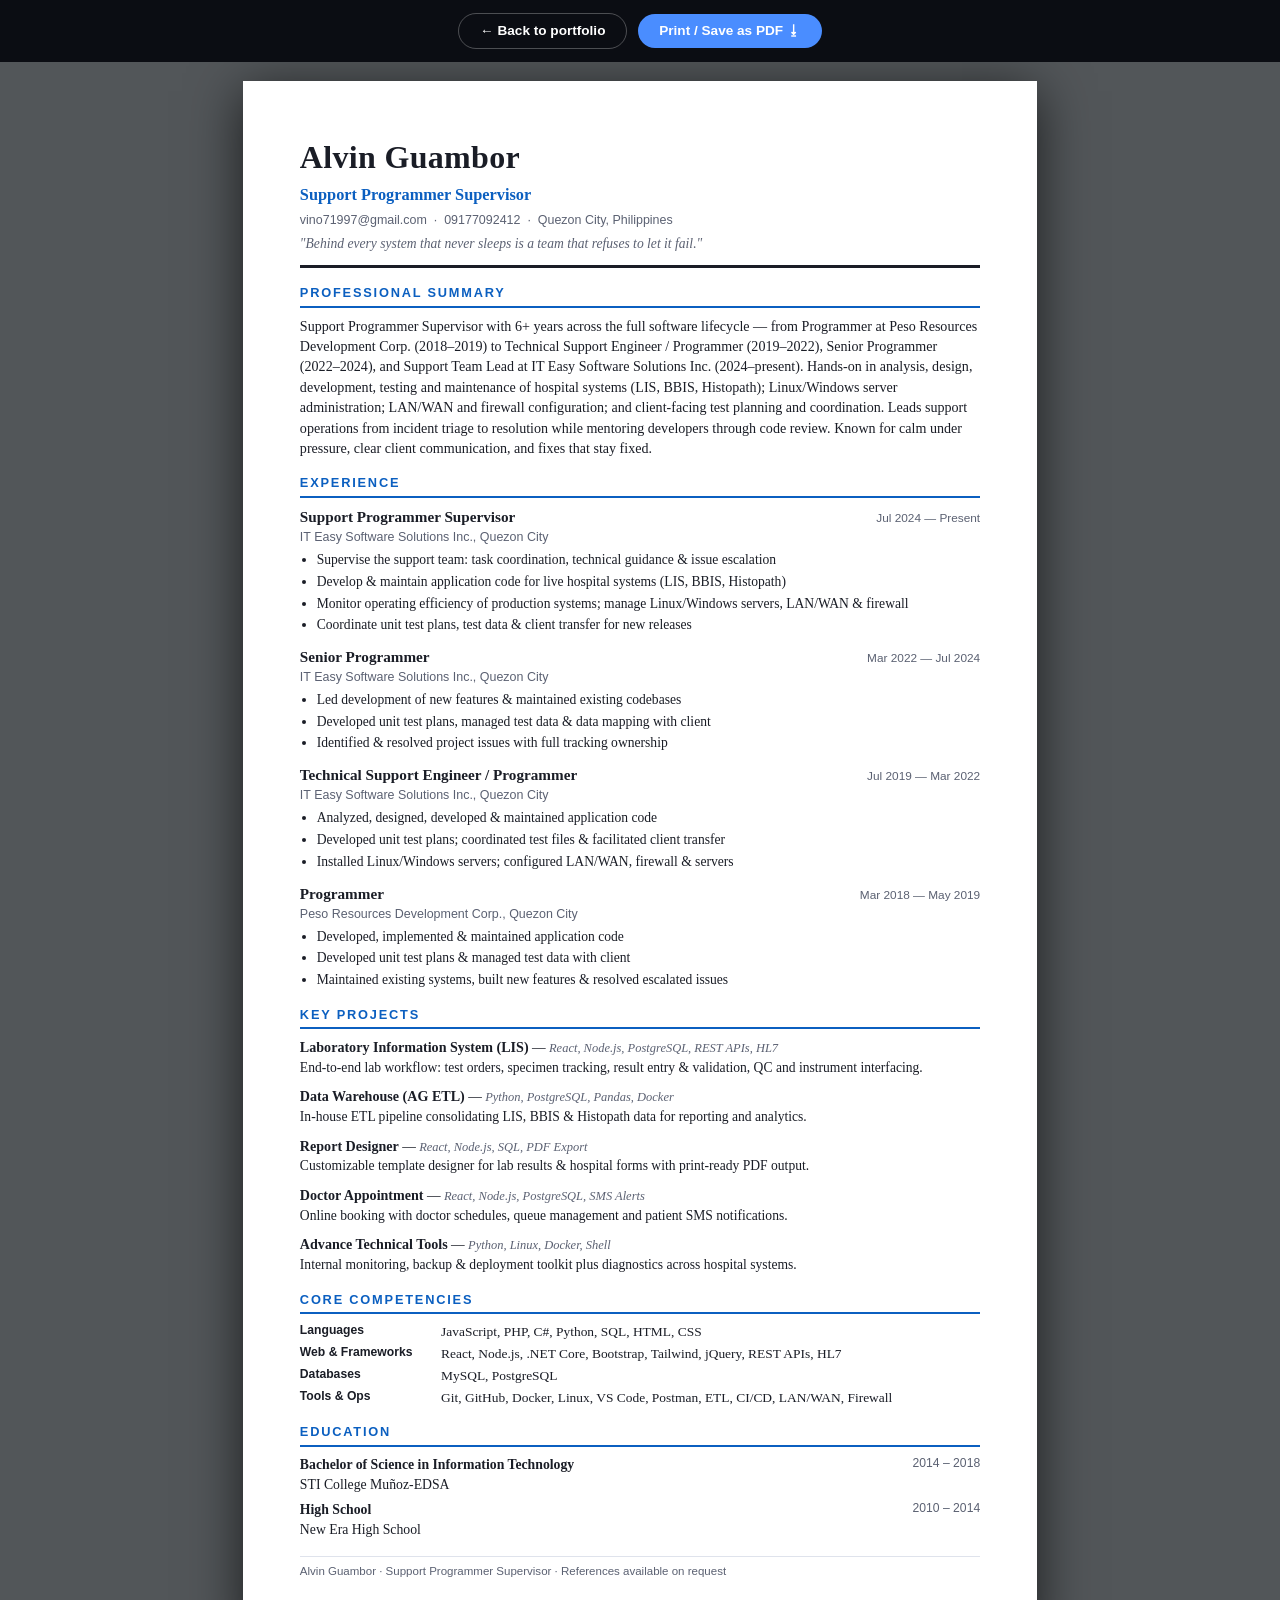
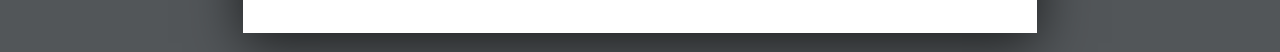
<file: cv.html>
<!DOCTYPE html>
<html lang="en">
<head>
<meta charset="UTF-8" />
<meta name="viewport" content="width=device-width, initial-scale=1.0" />
<title>Alvin Guambor — CV | Support Programmer Supervisor</title>
<link rel="icon" type="image/svg+xml" href="favicon.svg" />
<style>
  :root{--ink:#1a1d26;--mut:#5b6172;--line:#dfe3ec;--acc:#0b5fc0}
  *{margin:0;padding:0;box-sizing:border-box}
  body{font-family:Georgia,'Times New Roman',serif;color:var(--ink);background:#525659;line-height:1.45}
  .toolbar{position:sticky;top:0;z-index:10;display:flex;gap:.7rem;align-items:center;justify-content:center;padding:.8rem;background:#0b0d13;color:#fff;font-family:Arial,sans-serif}
  .toolbar button{font:600 .85rem Arial,sans-serif;padding:.6rem 1.3rem;border-radius:99px;border:0;cursor:pointer}
  .btn-print{background:#4a8dff;color:#ffffff}
  .btn-back{background:transparent;color:#fff;border:1px solid #ffffff44!important}
  .sheet{width:210mm;max-width:96vw;min-height:297mm;margin:1.2rem auto;background:#fff;box-shadow:0 10px 50px #000a;padding:14mm 15mm}
  header.cv-head{border-bottom:3px solid var(--ink);padding-bottom:.7rem;margin-bottom:.9rem}
  header.cv-head h1{font-size:2rem;letter-spacing:.01em}
  header.cv-head h2{font-size:1.02rem;color:var(--acc);font-weight:700;margin:.15rem 0 .3rem}
  .contact{font-family:Arial,sans-serif;font-size:.78rem;color:var(--mut)}
  .quote{font-style:italic;color:var(--mut);font-size:.85rem;margin-top:.3rem}
  h3.sec{font-family:Arial,sans-serif;font-size:.8rem;letter-spacing:.14em;text-transform:uppercase;color:var(--acc);border-bottom:2px solid var(--acc);margin:1rem 0 .5rem;padding-bottom:.2rem}
  .summary{font-size:.88rem}
  .job{margin-bottom:.7rem;break-inside:avoid}
  .job-top{display:flex;justify-content:space-between;align-items:baseline;gap:1rem}
  .job-top strong{font-size:.95rem}
  .job-top span{font-family:Arial,sans-serif;font-size:.74rem;color:var(--mut);white-space:nowrap}
  .job-org{font-family:Arial,sans-serif;font-size:.78rem;color:var(--mut)}
  ul{margin:.25rem 0 0 1.05rem;font-size:.85rem}
  li{margin-bottom:.12rem}
  .proj{margin-bottom:.55rem;break-inside:avoid;font-size:.85rem}
  .proj strong{font-size:.88rem}
  .proj em{color:var(--mut);font-size:.78rem}
  .comp{display:grid;grid-template-columns:130px 1fr;gap:.2rem .7rem;font-size:.84rem;margin-bottom:.15rem}
  .comp strong{font-family:Arial,sans-serif;font-size:.76rem}
  .edu{display:flex;justify-content:space-between;gap:1rem;font-size:.86rem;margin-bottom:.3rem}
  .edu span{font-family:Arial,sans-serif;font-size:.76rem;color:var(--mut);white-space:nowrap}
  footer.cv-foot{margin-top:1rem;font-family:Arial,sans-serif;font-size:.72rem;color:var(--mut);border-top:1px solid var(--line);padding-top:.4rem}
  @page{size:A4;margin:12mm 13mm}
  @media print{
    body{background:#fff}
    .toolbar{display:none!important}
    .sheet{width:auto;max-width:none;min-height:0;margin:0;box-shadow:none;padding:0}
  }
</style>
</head>
<body>
<div class="toolbar">
  <button class="btn-back" onclick="location.href='index.html'">← Back to portfolio</button>
  <button class="btn-print" onclick="window.print()">Print / Save as PDF ⭳</button>
</div>
<div class="sheet">
  <header class="cv-head">
    <h1>Alvin Guambor</h1>
    <h2>Support Programmer Supervisor</h2>
    <p class="contact">vino71997@gmail.com &nbsp;·&nbsp; 09177092412 &nbsp;·&nbsp; Quezon City, Philippines</p>
    <p class="quote">"Behind every system that never sleeps is a team that refuses to let it fail."</p>
  </header>

  <h3 class="sec">Professional Summary</h3>
  <p class="summary">Support Programmer Supervisor with 6+ years across the full software lifecycle — from Programmer at Peso Resources Development Corp. (2018–2019) to Technical Support Engineer / Programmer (2019–2022), Senior Programmer (2022–2024), and Support Team Lead at IT Easy Software Solutions Inc. (2024–present). Hands-on in analysis, design, development, testing and maintenance of hospital systems (LIS, BBIS, Histopath); Linux/Windows server administration; LAN/WAN and firewall configuration; and client-facing test planning and coordination. Leads support operations from incident triage to resolution while mentoring developers through code review. Known for calm under pressure, clear client communication, and fixes that stay fixed.</p>

  <h3 class="sec">Experience</h3>
  <div class="job">
    <div class="job-top"><strong>Support Programmer Supervisor</strong><span>Jul 2024 — Present</span></div>
    <div class="job-org">IT Easy Software Solutions Inc., Quezon City</div>
    <ul>
      <li>Supervise the support team: task coordination, technical guidance &amp; issue escalation</li>
      <li>Develop &amp; maintain application code for live hospital systems (LIS, BBIS, Histopath)</li>
      <li>Monitor operating efficiency of production systems; manage Linux/Windows servers, LAN/WAN &amp; firewall</li>
      <li>Coordinate unit test plans, test data &amp; client transfer for new releases</li>
    </ul>
  </div>
  <div class="job">
    <div class="job-top"><strong>Senior Programmer</strong><span>Mar 2022 — Jul 2024</span></div>
    <div class="job-org">IT Easy Software Solutions Inc., Quezon City</div>
    <ul>
      <li>Led development of new features &amp; maintained existing codebases</li>
      <li>Developed unit test plans, managed test data &amp; data mapping with client</li>
      <li>Identified &amp; resolved project issues with full tracking ownership</li>
    </ul>
  </div>
  <div class="job">
    <div class="job-top"><strong>Technical Support Engineer / Programmer</strong><span>Jul 2019 — Mar 2022</span></div>
    <div class="job-org">IT Easy Software Solutions Inc., Quezon City</div>
    <ul>
      <li>Analyzed, designed, developed &amp; maintained application code</li>
      <li>Developed unit test plans; coordinated test files &amp; facilitated client transfer</li>
      <li>Installed Linux/Windows servers; configured LAN/WAN, firewall &amp; servers</li>
    </ul>
  </div>
  <div class="job">
    <div class="job-top"><strong>Programmer</strong><span>Mar 2018 — May 2019</span></div>
    <div class="job-org">Peso Resources Development Corp., Quezon City</div>
    <ul>
      <li>Developed, implemented &amp; maintained application code</li>
      <li>Developed unit test plans &amp; managed test data with client</li>
      <li>Maintained existing systems, built new features &amp; resolved escalated issues</li>
    </ul>
  </div>

  <h3 class="sec">Key Projects</h3>
  <div class="proj"><strong>Laboratory Information System (LIS)</strong> — <em>React, Node.js, PostgreSQL, REST APIs, HL7</em><br>End-to-end lab workflow: test orders, specimen tracking, result entry &amp; validation, QC and instrument interfacing.</div>
  <div class="proj"><strong>Data Warehouse (AG ETL)</strong> — <em>Python, PostgreSQL, Pandas, Docker</em><br>In-house ETL pipeline consolidating LIS, BBIS &amp; Histopath data for reporting and analytics.</div>
  <div class="proj"><strong>Report Designer</strong> — <em>React, Node.js, SQL, PDF Export</em><br>Customizable template designer for lab results &amp; hospital forms with print-ready PDF output.</div>
  <div class="proj"><strong>Doctor Appointment</strong> — <em>React, Node.js, PostgreSQL, SMS Alerts</em><br>Online booking with doctor schedules, queue management and patient SMS notifications.</div>
  <div class="proj"><strong>Advance Technical Tools</strong> — <em>Python, Linux, Docker, Shell</em><br>Internal monitoring, backup &amp; deployment toolkit plus diagnostics across hospital systems.</div>

  <h3 class="sec">Core Competencies</h3>
  <div class="comp"><strong>Languages</strong><span>JavaScript, PHP, C#, Python, SQL, HTML, CSS</span></div>
  <div class="comp"><strong>Web &amp; Frameworks</strong><span>React, Node.js, .NET Core, Bootstrap, Tailwind, jQuery, REST APIs, HL7</span></div>
  <div class="comp"><strong>Databases</strong><span>MySQL, PostgreSQL</span></div>
  <div class="comp"><strong>Tools &amp; Ops</strong><span>Git, GitHub, Docker, Linux, VS Code, Postman, ETL, CI/CD, LAN/WAN, Firewall</span></div>

  <h3 class="sec">Education</h3>
  <div class="edu"><div><strong>Bachelor of Science in Information Technology</strong><br>STI College Muñoz-EDSA</div><span>2014 – 2018</span></div>
  <div class="edu"><div><strong>High School</strong><br>New Era High School</div><span>2010 – 2014</span></div>

  <footer class="cv-foot">Alvin Guambor · Support Programmer Supervisor · References available on request</footer>
</div>
</body>
</html>
</file>
<file: styles.css>
:root{
  --bg:#08090d; --bg2:#0e1016; --card:#12141c; --line:#1f2330;
  --txt:#eef0f6; --dim:#9aa3b5; --acc:#4a8dff; --acc2:#7c5cff; --org:#ff6b35;
  --mono:'JetBrains Mono',monospace; --sans:'Space Grotesk',sans-serif; --disp:'Syne',sans-serif;
  --nav-h:68px;
}
*{margin:0;padding:0;box-sizing:border-box}
html{scroll-behavior:smooth;scroll-padding-top:calc(var(--nav-h) + 14px)}
section[id]{scroll-margin-top:calc(var(--nav-h) + 14px)}
body{background:var(--bg);color:var(--txt);font-family:var(--sans);overflow-x:hidden;line-height:1.6}
::selection{background:var(--acc);color:#000}
a{color:inherit;text-decoration:none}
.mono{font-family:var(--mono);font-size:.72rem;letter-spacing:.12em;text-transform:uppercase}
.container{width:min(1200px,92vw);margin:0 auto}
.dim{color:var(--dim)}
em{font-style:normal;color:var(--acc)}

/* preloader — dev boot scene, auto-enter */
#preloader{position:fixed;inset:0;background:#05060a;z-index:200;display:flex;align-items:center;justify-content:center;overflow:hidden;transition:transform .8s cubic-bezier(.7,0,.2,1),opacity .6s,visibility .6s}
#preloader.leave{transform:translateY(-100%)}
#preloader.done{opacity:0;visibility:hidden}
.load-grid{position:absolute;inset:-40%;background-image:linear-gradient(#4a8dff14 1px,transparent 1px),linear-gradient(90deg,#4a8dff14 1px,transparent 1px);background-size:44px 44px;transform:perspective(700px) rotateX(58deg);transform-origin:center top;animation:gridPan 9s linear infinite;-webkit-mask-image:radial-gradient(ellipse at center,#000 30%,transparent 75%);mask-image:radial-gradient(ellipse at center,#000 30%,transparent 75%)}
@keyframes gridPan{to{background-position:0 44px,0 44px}}
.code-rain{position:absolute;inset:0;overflow:hidden;opacity:.5}
.code-rain span{position:absolute;top:-24%;font-family:var(--mono);font-size:.8rem;color:var(--acc);white-space:nowrap;writing-mode:vertical-rl;opacity:0;animation:rainFall linear infinite}
@keyframes rainFall{0%{transform:translateY(-10%);opacity:0}12%{opacity:.85}85%{opacity:.6}100%{transform:translateY(135vh);opacity:0}}
.loader-inner{position:relative;z-index:2;text-align:center;width:min(400px,80vw);display:flex;flex-direction:column;align-items:center;background:#05060ad9;padding:1.6rem 1.4rem;border:1px solid #4a8dff33;border-radius:16px}
.loader-orbit{position:relative;width:158px;height:158px;display:flex;align-items:center;justify-content:center}
.loader-orbit::before{content:'';position:absolute;inset:0;border-radius:50%;border:2px dashed #4a8dff66;animation:orbitSpin 7s linear infinite}
.loader-orbit::after{content:'';position:absolute;inset:14px;border-radius:50%;border:2px solid transparent;border-top-color:var(--acc);border-right-color:var(--acc2);animation:orbitSpin 1.8s linear infinite}
@keyframes orbitSpin{to{transform:rotate(360deg)}}
.loader-logo{font-family:var(--disp);font-size:2.7rem;font-weight:800;animation:logoBob 2.2s ease-in-out infinite}
@keyframes logoBob{50%{transform:translateY(-6px)}}
.loader-logo span{color:var(--acc)}
.loader-pct{font-family:var(--disp);font-size:2rem;font-weight:800;margin-top:1.1rem;letter-spacing:.04em}
.loader-bar{height:10px;width:100%;background:#1c1f2a;margin:1rem 0 .8rem;border-radius:4px;overflow:hidden}
.loader-bar span{display:block;height:100%;width:0;background-color:var(--acc);position:relative;transition:width .15s}
.loader-bar span::after{content:'';position:absolute;inset:0;background:repeating-linear-gradient(115deg,transparent 0 8px,#ffffff40 8px 16px);animation:stripes .6s linear infinite}
@keyframes stripes{to{background-position:23px 0}}
.loader-term{color:var(--dim);min-height:1.4em;font-size:.7rem}
.loader-term .prompt{color:var(--acc)}
.loader-term .caret{color:var(--acc);animation:blink 1s steps(1) infinite}
@keyframes blink{50%{opacity:0}}

/* scrollbar */
::-webkit-scrollbar{width:10px}
::-webkit-scrollbar-track{background:#08090d}
::-webkit-scrollbar-thumb{background:linear-gradient(180deg,#4a8dff,#7c5cff);border-radius:99px;border:2px solid #08090d}
*{scrollbar-width:thin;scrollbar-color:#4a8dff #08090d}

/* aurora ambience */
.aurora{position:fixed;inset:0;z-index:0;pointer-events:none;overflow:hidden}
.aurora i{position:absolute;width:44vw;height:44vw;border-radius:50%;filter:blur(120px);opacity:.16}
.aurora i:first-child{background:#4a8dff;top:-12vw;left:-10vw;animation:driftA 34s ease-in-out infinite alternate}
.aurora i:last-child{background:#7c5cff;bottom:-14vw;right:-12vw;animation:driftB 42s ease-in-out infinite alternate}
@keyframes driftA{to{transform:translate(9vw,7vh) scale(1.15)}}
@keyframes driftB{to{transform:translate(-8vw,-6vh) scale(1.1)}}

/* hero entrance choreography */
.hero-left>*{opacity:0}
body.loaded .hero-left>*{animation:heroRise .9s cubic-bezier(.2,.7,.2,1) both}
body.loaded .hero-left>*:nth-child(1){animation-delay:.05s}
body.loaded .hero-left>*:nth-child(2){animation-delay:.16s}
body.loaded .hero-left>*:nth-child(3){animation-delay:.3s}
body.loaded .hero-left>*:nth-child(4){animation-delay:.42s}
body.loaded .hero-left>*:nth-child(5){animation-delay:.54s}
@keyframes heroRise{from{opacity:0;transform:translateY(48px)}to{opacity:1;transform:none}}

/* section title wipe */
section h2.reveal.visible{animation:titleIn 1s cubic-bezier(.2,.7,.2,1) both}
@keyframes titleIn{from{clip-path:inset(0 100% 0 0);letter-spacing:.05em}to{clip-path:inset(0 0 0 0)}}

/* button shine sweep */
.btn{position:relative;overflow:hidden}
.btn::after{content:'';position:absolute;top:0;left:-70%;width:45%;height:100%;background:linear-gradient(100deg,transparent,#ffffff5c,transparent);transform:skewX(-20deg);transition:left .55s ease;pointer-events:none}
.btn:hover::after{left:135%}

/* project focus */
.hpanel{transform-origin:center center}

/* cursor + fx */
.cursor-dot,.cursor-ring{position:fixed;top:0;left:0;pointer-events:none;z-index:300;border-radius:50%}
.cursor-dot{width:8px;height:8px;background:var(--acc);transform:translate(-50%,-50%)}
.cursor-ring{width:36px;height:36px;border:1px solid #4a8dff88;transform:translate(-50%,-50%);transition:width .2s,height .2s}
#signalCanvas{position:fixed;inset:0;z-index:0;opacity:.5;pointer-events:none}
.grain{position:fixed;inset:0;z-index:150;pointer-events:none;opacity:.07;background-image:url("data:image/svg+xml,%3Csvg viewBox='0 0 200 200' xmlns='http://www.w3.org/2000/svg'%3E%3Cfilter id='n'%3E%3CfeTurbulence type='fractalNoise' baseFrequency='0.9'/%3E%3C/filter%3E%3Crect width='100%25' height='100%25' filter='url(%23n)'/%3E%3C/svg%3E")}
main,header,footer{position:relative;z-index:1}

/* nav */
.nav{position:fixed;top:0;left:0;right:0;z-index:100;min-height:var(--nav-h);display:flex;align-items:center;justify-content:space-between;gap:1rem;padding:.9rem 4vw;background:#08090de6;backdrop-filter:blur(14px);border-bottom:1px solid var(--line)}
.brand{display:inline-flex;align-items:center;font-family:var(--disp);font-weight:800;letter-spacing:.06em}
.brand-mark{width:36px;height:36px;border-radius:10px;box-shadow:0 0 16px #4a8dff33;transition:transform .25s}
.brand:hover .brand-mark{transform:rotate(-8deg) scale(1.06)}
.nav-links{display:flex;gap:1.6rem;align-items:center}
.nav-links a{font-family:var(--mono);font-size:.73rem;letter-spacing:.14em;opacity:.8}
.nav-links a:hover{color:var(--acc);opacity:1}
.pulse{width:8px;height:8px;border-radius:50%;background:var(--acc);box-shadow:0 0 12px var(--acc);animation:pl 1.6s infinite}
@keyframes pl{50%{opacity:.35}}
.burger{display:none;background:none;border:0;flex-direction:column;gap:6px;cursor:pointer}
.burger span{width:26px;height:2px;background:#fff;display:block}

/* hero — exactly one screen on desktop */
.hero{padding:var(--nav-h) 0 0;position:relative;overflow:hidden;height:100svh;min-height:620px;display:flex;flex-direction:column}
.hero-bg-text{position:absolute;top:calc(var(--nav-h) + .2rem);left:50%;transform:translateX(-50%);font-family:var(--disp);font-weight:800;font-size:clamp(4rem,14vw,12rem);line-height:1;color:transparent;-webkit-text-stroke:1px #ffffff12;white-space:nowrap;pointer-events:none;max-width:100vw;overflow:hidden}
.hero-grid{display:grid;grid-template-columns:1fr;gap:2rem;align-items:end;justify-items:start;width:100%;margin:0 auto;flex:1;min-height:0;padding:1.2rem 24px 2.5rem;position:relative;z-index:2}
.hero-left{max-width:680px;text-align:left;padding-left:10px}
/* hero portrait backdrop — full screen */
.hero-portrait{position:absolute;top:0;left:0;width:100%;height:100%;z-index:1;pointer-events:none}
.hero-portrait img{width:100%;height:100%;object-fit:cover;object-position:center top;filter:url(#ag-sharpen) grayscale(38%) brightness(.68) contrast(1.08)}
.hero-portrait::after{content:'';position:absolute;inset:0;background:linear-gradient(90deg,var(--bg) 0%,#08090dd9 30%,#08090d66 60%,#08090d33 100%),linear-gradient(0deg,var(--bg) 3%,transparent 38%),linear-gradient(180deg,#08090d99 0%,transparent 26%)}
.kicker{font-size:.66rem}
.kicker .tag{background:#4a8dff18;border:1px solid #4a8dff55;color:var(--acc);padding:.3rem .7rem;border-radius:99px;margin-right:.7rem}
.hero-title{font-family:var(--disp);font-weight:800;font-size:clamp(2.4rem,5.5vw,4.6rem);line-height:1;margin:.8rem 0;letter-spacing:-.02em}
.hero-title .outline{color:transparent;-webkit-text-stroke:1.5px var(--acc)}
.hero-name{background:linear-gradient(to top,#6e7787 5%,#c3cad6 45%,#ffffff 90%);-webkit-background-clip:text;background-clip:text;color:transparent;-webkit-text-fill-color:transparent}
.hero-role{display:block;font-size:clamp(1rem,2.2vw,1.5rem);font-weight:700;letter-spacing:.14em;text-transform:uppercase;margin-top:.6rem;background:linear-gradient(to top,var(--acc) 10%,#ffffff 90%);-webkit-background-clip:text;background-clip:text;color:transparent;-webkit-text-fill-color:transparent}
.hero-sub{color:var(--dim);font-size:.98rem;max-width:480px}
.hero-sub strong{color:#fff}
.hero-actions{display:flex;gap:.8rem;margin:1rem 0;flex-wrap:wrap}
.hero-actions .btn{display:inline-flex;flex-direction:column;align-items:flex-start;gap:.15rem;line-height:1.25;padding:.75rem 1.6rem;border-radius:0;clip-path:polygon(12px 0,100% 0,100% calc(100% - 12px),calc(100% - 12px) 100%,0 100%,0 12px)}
.hero-actions .btn small{font-family:var(--mono);font-size:.6rem;letter-spacing:.2em;opacity:.6}
.btn{display:inline-block;padding:.8rem 1.4rem;border-radius:8px;font-weight:600;font-size:.9rem;border:1px solid transparent;cursor:pointer;transition:background .2s,color .2s,border-color .2s,transform .2s}
.btn.primary{background:var(--acc);color:#ffffff}
.btn.primary:hover{background:#3a7bef;transform:translateY(-2px)}
.btn.primary:active{transform:translateY(0)}
.btn.ghost{border-color:#3a4358;color:var(--txt);background:transparent}
.btn.ghost:hover{background:#4a8dff1c;border-color:var(--acc);color:#fff}
.hero-badges{display:flex;gap:.6rem;flex-wrap:wrap;margin:.4rem 0 .8rem}
.badge{font-family:var(--mono);font-size:.66rem;border:1px dashed #ffffff2e;padding:.4rem .8rem;border-radius:99px;color:#d6dae4}
.hero-note{color:var(--dim);font-size:.82rem;max-width:440px;border-left:2px solid var(--acc);padding-left:.9rem}

/* short screens — tighten further so hero still fits 1 page */
@media(max-height:820px){
  .hero-title{font-size:clamp(1.7rem,3.2vw,2.6rem)}
  .hero-sub{font-size:.9rem}
  .hero-note{display:none}
}
@media(max-height:700px){
  .hero-badges{display:none}
  .hero-actions{margin:.8rem 0}
  .hero-sub{font-size:.85rem}
}

/* stats */
.stats{display:grid;grid-template-columns:repeat(4,1fr);gap:1rem;margin:3.5rem auto}
.stat{background:var(--card);border:1px solid var(--line);border-radius:18px;padding:2rem 1.5rem;text-align:center}
.stat .num{font-family:var(--disp);font-size:3.2rem;font-weight:800}
.stat .plus{color:var(--acc);font-size:2rem;font-weight:800}
.stat p{color:var(--dim);font-family:var(--mono);font-size:.72rem;letter-spacing:.14em;text-transform:uppercase;margin-top:.4rem}

/* sections — rhythm + type hierarchy */
section{padding:3.5rem 0;position:relative}
section[id]::after{content:attr(data-water);position:absolute;top:1rem;right:2vw;font-family:var(--disp);font-weight:800;font-size:clamp(4rem,10vw,8rem);line-height:1;color:transparent;-webkit-text-stroke:1px #ffffff0d;pointer-events:none}
.section-label{display:none}
h2{font-family:var(--disp);font-size:clamp(1.8rem,3.8vw,2.9rem);line-height:1.12;margin-bottom:1.4rem;letter-spacing:-.01em}
#experience{background:linear-gradient(180deg,#0b0d15,#0b0d13);border-top:1px solid var(--line);border-bottom:1px solid var(--line)}
#experience>.container{position:relative;z-index:1}
h2 .dim{color:var(--dim);font-family:var(--sans);font-weight:400;font-size:1.05rem;display:block;margin-top:.6rem;line-height:1.5}
.big-line{font-size:clamp(1.9rem,4.5vw,3.4rem)}
.about-grid{display:grid;grid-template-columns:1fr 1fr;gap:2rem;color:var(--dim);font-size:1.08rem;max-width:900px}
.sec-head{display:flex;justify-content:space-between;gap:2rem;align-items:end;margin-bottom:2rem;flex-wrap:wrap}

/* chakra */
.chakra-grid{display:grid;grid-template-columns:repeat(3,1fr);gap:1rem}
.chakra{background:linear-gradient(180deg,#12141d,#0b0d13);border:1px solid var(--line);border-radius:18px;padding:1.6rem;transition:.3s;position:relative;overflow:hidden}
.chakra:hover{transform:translateY(-6px);border-color:#4a8dff66;box-shadow:0 20px 60px #000a}
.chakra-no{color:var(--acc2);font-family:var(--mono);font-size:.7rem;letter-spacing:.16em}
.chakra h3{margin:.7rem 0 .5rem;font-size:1.25rem}
.chakra p{color:var(--dim);font-size:.95rem;min-height:66px}
.meter{height:6px;background:#1d2130;border-radius:99px;margin:1rem 0 .4rem;overflow:hidden}
.meter span{display:block;height:100%;width:var(--w);background:linear-gradient(90deg,var(--acc2),var(--acc));border-radius:99px}
.pct{color:var(--dim)}

/* work — scroll-driven horizontal showcase */
#work{overflow:clip}
.hwrap{height:420vh;position:relative}
.hsticky{position:sticky;top:0;height:100vh;height:100svh;display:flex;flex-direction:column;justify-content:center;overflow:hidden;padding-top:var(--nav-h)}
.htrack{display:flex;gap:4vw;padding:0 8vw;width:max-content;align-items:stretch;will-change:transform}
.hpanel{position:relative;width:min(66vw,820px);flex:0 0 auto}
.hvisual{height:min(34vh,280px);display:flex;flex-direction:column;justify-content:flex-end;padding:1.2rem 1.4rem;gap:.4rem;font-weight:700;font-size:clamp(1rem,2vw,1.35rem);position:relative;border:1px solid var(--line);clip-path:polygon(26px 0,100% 0,100% calc(100% - 26px),calc(100% - 26px) 100%,0 100%,0 26px);background-color:#0c0e15}
.hvisual::before{content:'';position:absolute;top:1rem;left:1.4rem;width:10px;height:10px;border-radius:50%;background:#ff5f57;box-shadow:16px 0 0 #febc2e,32px 0 0 #28c840}
.hvisual .mono{background:#00000055;align-self:flex-start;padding:.25rem .7rem;border-radius:99px;opacity:.85}
.hinfo{position:relative;margin:-48px 20px 0;background:linear-gradient(180deg,#141724,#0b0d13);border:1px solid var(--line);border-radius:18px;padding:1.2rem 1.3rem;max-width:540px;box-shadow:0 24px 60px #000a}
.hcat{color:var(--acc)!important;margin-bottom:.3rem}
.hinfo h3{font-family:var(--disp);font-size:clamp(1.15rem,2.2vw,1.6rem);margin-bottom:.4rem}
.hinfo>p{color:var(--dim);margin-bottom:.8rem;font-size:.92rem}
.hinfo .tags{margin-bottom:.9rem}
.hbtn{font-size:.78rem;padding:.65rem 1.2rem}
@media(max-height:800px){
  .hvisual{height:26vh}
  .hinfo{padding:1rem 1.1rem}
  .hinfo>p{font-size:.85rem;margin-bottom:.6rem}
  .hinfo .tags{margin-bottom:.7rem}
}
.v1{background:linear-gradient(135deg,#1a1033,#0f2a2a),radial-gradient(circle at 20% 20%,#7c5cff88,transparent 50%),radial-gradient(circle at 90% 80%,#4a8dff55,transparent 45%)}
.v2{background:linear-gradient(135deg,#2a1503,#0b1a2e),radial-gradient(circle at 80% 20%,#ff6b3588,transparent 50%)}
.v3{background:linear-gradient(135deg,#031f1a,#0b1030),radial-gradient(circle at 30% 70%,#2ecc7188,transparent 55%)}
.v4{background:linear-gradient(135deg,#230b22,#0d0d24),radial-gradient(circle at 60% 30%,#ff2e9a66,transparent 50%)}
.tags{display:flex;gap:.5rem;flex-wrap:wrap}
.tags span{border:1px solid var(--line);padding:.3rem .7rem;border-radius:99px;color:var(--dim)}

/* timeline */
.timeline{border-left:1px solid var(--line);margin-left:.5rem}
.t-item{display:grid;grid-template-columns:110px 1fr 50px;gap:1.2rem;padding:1.3rem 0 1.3rem 1.6rem;border-bottom:1px dashed #ffffff14;position:relative;transition:.25s}
.t-item::before{content:'';position:absolute;left:-6px;top:1.7rem;width:11px;height:11px;border-radius:50%;background:var(--bg);border:2px solid var(--acc)}
.t-item:hover{background:#ffffff05}
.t-item .mono{color:var(--acc)}
.t-item h3{font-size:1.05rem}
.t-item p{color:var(--dim);font-size:.92rem}
.t-no{color:#ffffff22!important;font-size:1.1rem!important}

/* voices */
.slider{background:#0c0e14;border:1px solid var(--line);border-radius:22px;padding:2.2rem;position:relative;overflow:hidden}
.slider::after{content:'01/08';position:absolute;right:1.5rem;top:1.2rem;font-family:var(--mono);color:#ffffff1c;font-size:.8rem;letter-spacing:.2em}
.slide{display:none;animation:fade .5s}
.slide.active{display:block}
@keyframes fade{from{opacity:0;transform:translateY(8px)}}
.role{color:var(--acc2)!important;margin-bottom:.8rem}
.slide h3{font-family:var(--disp);font-size:1.5rem;margin-bottom:1rem}
.slide h3 span{color:var(--dim);font-family:var(--sans);font-weight:400;font-size:1rem}
.quote{font-size:clamp(1.1rem,2.4vw,1.5rem);line-height:1.5;max-width:850px}
.foot{margin-top:1.2rem;color:var(--dim)!important}
.slider-nav{display:flex;align-items:center;gap:1rem;margin-top:1.6rem}
#slideCount{color:var(--dim)}
.awards{margin-top:2rem}
.awards h3{margin-bottom:1rem;color:var(--dim)}
.award-grid{display:grid;grid-template-columns:repeat(4,1fr);gap:.8rem}
.award-grid div{border:1px solid var(--line);border-radius:14px;padding:1.1rem;background:var(--card);font-weight:600;font-size:.92rem}
.award-grid span{display:block;color:var(--dim);font-weight:400;font-size:.82rem;margin-top:.3rem}

/* signal / contact — exactly one screen on desktop */
.signal{background:linear-gradient(180deg,transparent,#0d0f1a 20%,#0a0c14);border-top:1px solid var(--line);margin-top:2rem;padding-bottom:1.5rem;display:flex;flex-direction:column}
.signal>.container{margin-left:auto;margin-right:auto;width:min(1200px,92vw)}
/* contact finale */
.finale{min-height:100svh;display:flex;flex-direction:column;justify-content:center;align-items:center;text-align:center;padding:calc(var(--nav-h) + 1rem) 0 2.5rem;position:relative}
.finale-title{position:relative;z-index:2;margin:.5rem 0 0;font-family:var(--disp);font-weight:800;font-size:clamp(3rem,10vw,6.8rem);line-height:.95;letter-spacing:.01em}
.finale-title .chrome{background:linear-gradient(to top,#5b6472 5%,#c9d1dd 45%,#ffffff 92%);-webkit-background-clip:text;background-clip:text;color:transparent;-webkit-text-fill-color:transparent}
.finale-title .blue{background:linear-gradient(to top,var(--acc) 5%,#c9daff 85%);-webkit-background-clip:text;background-clip:text;color:transparent;-webkit-text-fill-color:transparent}
.glass{position:relative;z-index:3;margin:1.5rem auto 0;width:min(92vw,640px);background:#0d101ad9;border:1px solid #4a8dff55;backdrop-filter:blur(14px);-webkit-backdrop-filter:blur(14px);padding:1.9rem 2rem 1.4rem;clip-path:polygon(28px 0,calc(100% - 28px) 0,100% 28px,100% calc(100% - 28px),calc(100% - 28px) 100%,28px 100%,0 calc(100% - 28px),0 28px);text-align:center}
.glass p{font-size:clamp(1rem,2.2vw,1.25rem)}
.glass p em{color:var(--acc)}
.glass .btn{margin-top:1.1rem}
.glass-quick{display:flex;gap:.7rem;justify-content:center;align-items:center;flex-wrap:wrap;margin-top:1rem;color:var(--dim)}
.glass-quick a{color:var(--txt)}
.glass-quick a:hover{color:var(--acc)}
.drawer{max-height:0;overflow:hidden;transition:max-height .8s ease}
.drawer.open{max-height:5000px}
.drawer .container{padding-bottom:2rem}
/* photo modal */
.modal{position:fixed;inset:0;z-index:500;display:flex;align-items:center;justify-content:center;padding:1.2rem;background:#05060ad9;backdrop-filter:blur(10px);-webkit-backdrop-filter:blur(10px);opacity:0;visibility:hidden;transition:opacity .35s,visibility .35s}
.modal.open{opacity:1;visibility:visible}
.modal-card{position:relative;width:min(92vw,380px);background:linear-gradient(180deg,#141724,#0b0d13);border:1px solid #4a8dff66;border-radius:22px;overflow:hidden;box-shadow:0 40px 120px #000d;transform:translateY(26px) scale(.96);transition:transform .35s}
.modal.open .modal-card{transform:none}
.modal-card img{width:100%;height:340px;object-fit:cover;object-position:center top;display:block}
.modal-x{position:absolute;top:.7rem;right:.7rem;width:36px;height:36px;border-radius:50%;border:1px solid var(--line);background:#08090dcc;color:#fff;font-size:1rem;cursor:pointer;z-index:2}
.modal-x:hover{border-color:var(--acc);color:var(--acc)}
.modal-info{display:grid;gap:.55rem;padding:1.3rem 1.4rem 1.5rem;text-align:center}
.modal-info strong{font-family:var(--disp);font-size:1.3rem}
.modal-info .mono{color:var(--dim)}
.modal-row{display:grid;grid-template-columns:1fr 1fr;gap:.6rem;margin-top:.3rem}
.modal-row .btn,.modal-info>.btn{font-size:.82rem;padding:.75rem 1rem}
.signal-sub{margin-top:.5rem;max-width:640px;font-size:.92rem}
.signal-sub strong{color:var(--acc)}
.contact-grid{display:grid;grid-template-columns:.9fr 1.1fr;gap:1rem;margin-top:1rem;align-items:stretch}
.contact-info{display:grid;gap:.6rem;align-content:start}
.info-status{display:flex;align-items:center;gap:.6rem;color:var(--acc);border:1px solid #4a8dff44;background:#4a8dff0d;padding:.5rem .8rem;border-radius:12px}
.chan{display:flex;align-items:center;gap:.8rem;background:var(--card);border:1px solid var(--line);border-radius:14px;padding:.7rem .9rem;transition:.25s;position:relative}
.chan:hover{border-color:#4a8dff66;transform:translateY(-2px)}
.chan.static{cursor:default}
.chan.static:hover{transform:none}
.chan-ic{width:36px;height:36px;flex:0 0 36px;border-radius:10px;display:flex;align-items:center;justify-content:center;font-size:1rem;background:linear-gradient(135deg,var(--acc),var(--acc2));color:#000;font-weight:800}
.chan-tx{display:flex;flex-direction:column;gap:.1rem;min-width:0;flex:1}
.chan-tx label{color:var(--dim)}
.chan-tx strong{font-size:.88rem;word-break:break-all}
.chan-tx em{font-style:normal;color:var(--dim);font-size:.74rem}
.copy-btn{background:transparent;border:1px solid #3a4358;color:var(--dim);border-radius:8px;padding:.4rem .8rem;cursor:pointer;font-size:.62rem;transition:.2s}
.copy-btn:hover{color:#fff;background:#4a8dff26;border-color:var(--acc)}
.sla{border:1px dashed #ffffff26;border-radius:12px;padding:.7rem .9rem;display:grid;gap:.3rem;color:var(--dim);background:#ffffff04;font-size:.68rem}
.sla span{color:var(--acc)}
.socials{display:flex;gap:.5rem;flex-wrap:wrap;margin-top:.1rem}
.socials a{border:1px solid var(--line);padding:.45rem .9rem;border-radius:99px;color:var(--dim);font-size:.64rem}
.socials a:hover{color:var(--acc);border-color:var(--acc)}
.contact-form{background:linear-gradient(180deg,#12141d,#0b0d13);border:1px solid var(--line);border-radius:20px;padding:1.2rem;display:grid;gap:.7rem;box-shadow:0 30px 80px #000a;align-content:start}
.form-head{display:flex;justify-content:space-between;align-items:center;gap:1rem}
.form-head strong{font-family:var(--disp);font-size:1rem}
.form-head .mono{color:var(--dim)}
.pills{display:flex;gap:.4rem;flex-wrap:wrap}
.pill{background:transparent;border:1px solid #3a4358;color:var(--dim);border-radius:8px;padding:.4rem .8rem;cursor:pointer;font-family:var(--sans);font-size:.78rem;font-weight:600;transition:.2s}
.pill:hover{border-color:var(--acc);color:#fff;background:#4a8dff14}
.pill.active{background:var(--acc);border-color:var(--acc);color:#ffffff}
.frow{display:grid;grid-template-columns:1fr 1fr;gap:.7rem}
.field{display:grid;gap:.3rem}
.field label{font-size:.76rem;font-weight:600;color:#d6dae4}
.field label .opt{color:var(--dim);font-weight:400}
.lab-row{display:flex;justify-content:space-between;align-items:center}
.counter{color:var(--dim)}
input,textarea,select{background:#0e1119;border:1px solid var(--line);border-radius:12px;padding:.7rem .9rem;color:#fff;font-family:var(--sans);font-size:.88rem;outline:none;width:100%;transition:border-color .2s, box-shadow .2s}
input:focus,textarea:focus,select:focus{border-color:var(--acc);box-shadow:0 0 0 3px #4a8dff22}
select{appearance:none;background-image:url("data:image/svg+xml,%3Csvg xmlns='http://www.w3.org/2000/svg' width='12' height='8'%3E%3Cpath d='M1 1l5 5 5-5' stroke='%23c8ff2e' fill='none' stroke-width='2'/%3E%3C/svg%3E");background-repeat:no-repeat;background-position:right 1rem center;cursor:pointer}
textarea{resize:vertical;min-height:84px}
.field.invalid input,.field.invalid textarea{border-color:#ff5c5c;box-shadow:0 0 0 3px #ff5c5c22}
.err{display:none;color:#ff8f8f;font-size:.76rem}
.field.invalid .err{display:block}
.submit-btn{position:relative;display:flex;align-items:center;justify-content:center;gap:.6rem;width:100%}
.submit-btn .spinner{display:none;width:18px;height:18px;border-radius:50%;border:2px solid #ffffff44;border-top-color:#fff;animation:spin .7s linear infinite}
@keyframes spin{to{transform:rotate(360deg)}}
.submit-btn.loading{pointer-events:none;opacity:.85}
.submit-btn.loading .spinner{display:inline-block}
.form-ok{display:none;border:1px solid #4a8dff55;background:#4a8dff0d;border-radius:14px;padding:1rem 1.1rem;color:var(--txt);gap:.4rem}
.form-ok.show{display:grid}
.form-ok strong{color:var(--acc)}
.ok-row{display:flex;gap:.8rem;align-items:center;flex-wrap:wrap;margin-top:.5rem}
.ok-row a{color:var(--acc);text-decoration:underline}
#sendAnother{background:none;border:1px solid var(--line);color:var(--dim);border-radius:99px;padding:.4rem .9rem;cursor:pointer}
#sendAnother:hover{color:var(--acc);border-color:var(--acc)}
.form-hint{color:var(--dim)}
.form-hint a{color:var(--acc)}
.toast{position:fixed;bottom:1.4rem;left:50%;transform:translate(-50%,20px);background:#0e1119;border:1px solid var(--acc);color:var(--txt);padding:.8rem 1.3rem;border-radius:99px;opacity:0;pointer-events:none;transition:.3s;z-index:400;max-width:90vw;text-align:center}
.toast.show{opacity:1;transform:translate(-50%,0)}

/* footer */
.footer{border-top:1px solid var(--line);padding:1.4rem 0;background:#05060a}
.foot-grid{display:flex;justify-content:center;text-align:center;color:var(--dim);letter-spacing:.18em}

/* nav active */
.nav-links a.active{color:var(--acc);opacity:1}
.nav-links a.active::after{content:'';position:absolute;left:0;right:0;bottom:-6px;height:2px;background:var(--acc);border-radius:2px}
.nav-links a{position:relative}

/* case files */
.case{border:1px solid var(--line);border-radius:22px;background:linear-gradient(180deg,#101320,#0b0d13);padding:1.8rem;margin-top:1.2rem;overflow:hidden}
.case-head{display:flex;justify-content:space-between;gap:1.2rem;flex-wrap:wrap;align-items:start;margin-bottom:1.2rem}
.case-kicker{color:var(--acc2)!important;margin-bottom:.4rem}
.case-head h3{font-family:var(--disp);font-size:clamp(1.2rem,2.4vw,1.7rem)}
.case-chips{display:flex;gap:.5rem;flex-wrap:wrap}
.case-chips span{border:1px solid #4a8dff44;color:var(--acc);padding:.4rem .8rem;border-radius:99px;background:#4a8dff0a}
.case-grid{display:grid;grid-template-columns:1fr 1fr;gap:1.2rem;align-items:start}
.mock{background:#080a10;border:1px solid var(--line);border-radius:16px;overflow:hidden}
.mock-bar{display:flex;align-items:center;gap:.4rem;padding:.7rem 1rem;border-bottom:1px solid var(--line);background:#0c0e15}
.mock-bar i{width:10px;height:10px;border-radius:50%;background:#2a2f42}
.mock-bar i:first-child{background:#ff5f57}.mock-bar i:nth-child(2){background:#febc2e}.mock-bar i:nth-child(3){background:#28c840}
.mock-bar span{margin-left:.6rem;color:var(--dim)}
.mock-row{display:grid;grid-template-columns:1fr 1fr 1fr;gap:.5rem;padding:.65rem 1rem;border-bottom:1px dashed #ffffff10;font-size:.85rem;align-items:center}
.mock-row.head{color:var(--dim);font-size:.66rem}
.mock-row.hot{background:#4a8dff08}
.st{font-family:var(--mono);font-size:.66rem;letter-spacing:.1em;padding:.25rem .6rem;border-radius:99px;justify-self:start;white-space:nowrap}
.st.ok{background:#28c84022;color:#7bf59a;border:1px solid #28c84055}
.st.warn{background:#4a8dff1c;color:var(--acc);border:1px solid #4a8dff55}
.pulse-soft{animation:pls 2s infinite}
@keyframes pls{50%{opacity:.55}}
.etl{display:flex;align-items:center;gap:.7rem;padding:1.2rem 1rem;font-family:var(--mono);font-size:.78rem;flex-wrap:wrap}
.etl span{border:1px solid var(--line);padding:.6rem .9rem;border-radius:12px;background:var(--card)}
.etl .wh{border-color:var(--acc);color:var(--acc)}
.etl b{color:var(--acc2)}
.mock-log{padding:.8rem 1rem;border-top:1px solid var(--line);color:var(--acc);font-size:.68rem;line-height:1.8}
.tabpane{display:none;margin-top:.9rem;color:var(--dim);font-size:.95rem}
.tabpane.active{display:block;animation:fade .4s}
.tabpane strong{color:#fff}
.case-body p{color:var(--dim);margin-bottom:1rem}
.pills.small .pill{font-size:.74rem;padding:.4rem .8rem}

/* reveal */
.reveal{opacity:0;transform:translateY(26px);transition:opacity .7s,transform .7s}
.reveal.visible{opacity:1;transform:none}

/* responsive */
@media(max-width:960px){
  .hero{padding-top:calc(var(--nav-h) + 1.6rem);height:auto;min-height:100svh}
  .hero-grid{grid-template-columns:1fr;align-items:start}
  .hero-portrait{width:100%;opacity:.26}
  .chakra-grid{grid-template-columns:1fr 1fr}
  .stats{grid-template-columns:1fr 1fr}
  .award-grid{grid-template-columns:1fr 1fr}
  .hwrap{height:auto}
  .hsticky{position:static;height:auto;display:block;overflow:visible}
  .htrack{flex-direction:column;width:auto;padding:0 4vw;gap:1.2rem;transform:none!important}
  .hpanel{width:100%}
  .hvisual{height:200px}
  .nav-links{position:fixed;top:var(--nav-h);right:0;left:0;background:#0b0d13;border-bottom:1px solid var(--line);flex-direction:column;padding:1.4rem;display:none}
  .nav-links.open{display:flex}
  .burger{display:flex}
  .about-grid{grid-template-columns:1fr}
  .signal{display:block;min-height:0}
  .signal>.container{margin:0 auto}
  .contact-grid{grid-template-columns:1fr}
  .contact-form{padding:1.3rem}
  .case-grid{grid-template-columns:1fr}
  .case{padding:1.2rem}
  .t-item{grid-template-columns:86px 1fr}
  .t-no{display:none}
}
/* short desktop screens — trim contact extras so it still fits 1 page */
@media(min-width:961px) and (max-height:820px){
  .sla{display:none}
  .signal-title{font-size:clamp(1.6rem,3vw,2.1rem)}
  textarea{min-height:64px}
  .contact-form{gap:.55rem;padding:1rem}
}
@media(min-width:961px) and (max-height:700px){
  .contact-info .socials{display:none}
  .info-status{display:none}
}
@media(max-width:600px){
  .chakra-grid{grid-template-columns:1fr}
  .frow{grid-template-columns:1fr}
  .stats{grid-template-columns:1fr 1fr;gap:.7rem}
  .award-grid{grid-template-columns:1fr}
  .slider{padding:1.4rem}
}

/* reduced motion */
@media (prefers-reduced-motion: reduce){
  *,*::before,*::after{animation:none!important;transition:none!important}
  html{scroll-behavior:auto}
  .reveal{opacity:1;transform:none}
  .hero-left>*{opacity:1}
  .aurora{display:none}
  #signalCanvas{display:none}
}

/* print → clean CV via Save as PDF */
@media print{
  .hwrap{height:auto}
  .hsticky{position:static;height:auto;display:block;overflow:visible}
  .htrack{flex-direction:column;width:auto;transform:none!important}
  .hpanel{width:100%;break-inside:avoid}
  #preloader,.cursor-dot,.cursor-ring,#signalCanvas,.aurora,.grain,.burger,.marquee,
  .slider-nav,.toast,.copy-btn,.hero-actions,.ok-row,
  #sendAnother,.form-hint,.contact-form,.socials,.footer a,.mock,.modal{display:none!important}
  .drawer{max-height:none!important;overflow:visible}
  .reveal{opacity:1!important;transform:none!important}
  body{background:#fff;color:#111}
  .nav{position:static;background:#fff;border-color:#ddd}
  .nav-links{display:none}
  .nav-meta{color:#333}
  .brand,.hero-title,.signal-title,h2,h3{color:#111}
  .hero-title .outline{color:#111;-webkit-text-stroke:0}
  em{color:#111}
  .hero,.signal{min-height:0;height:auto;display:block;padding:1rem 0}
  .hero-bg-text,section[id]::after{display:none}
  .slide{display:block;margin-bottom:1rem}
  .hero-sub,.about-grid p,.t-item p,.tabpane,.case-body p,.quote{color:#333}
  .stat,.chakra,.slider,.case,.chan,.sla,.contact-info,.hinfo{box-shadow:none;background:#fff;border-color:#ddd;break-inside:avoid}
  .chan-tx strong{color:#111}
}
</file>
